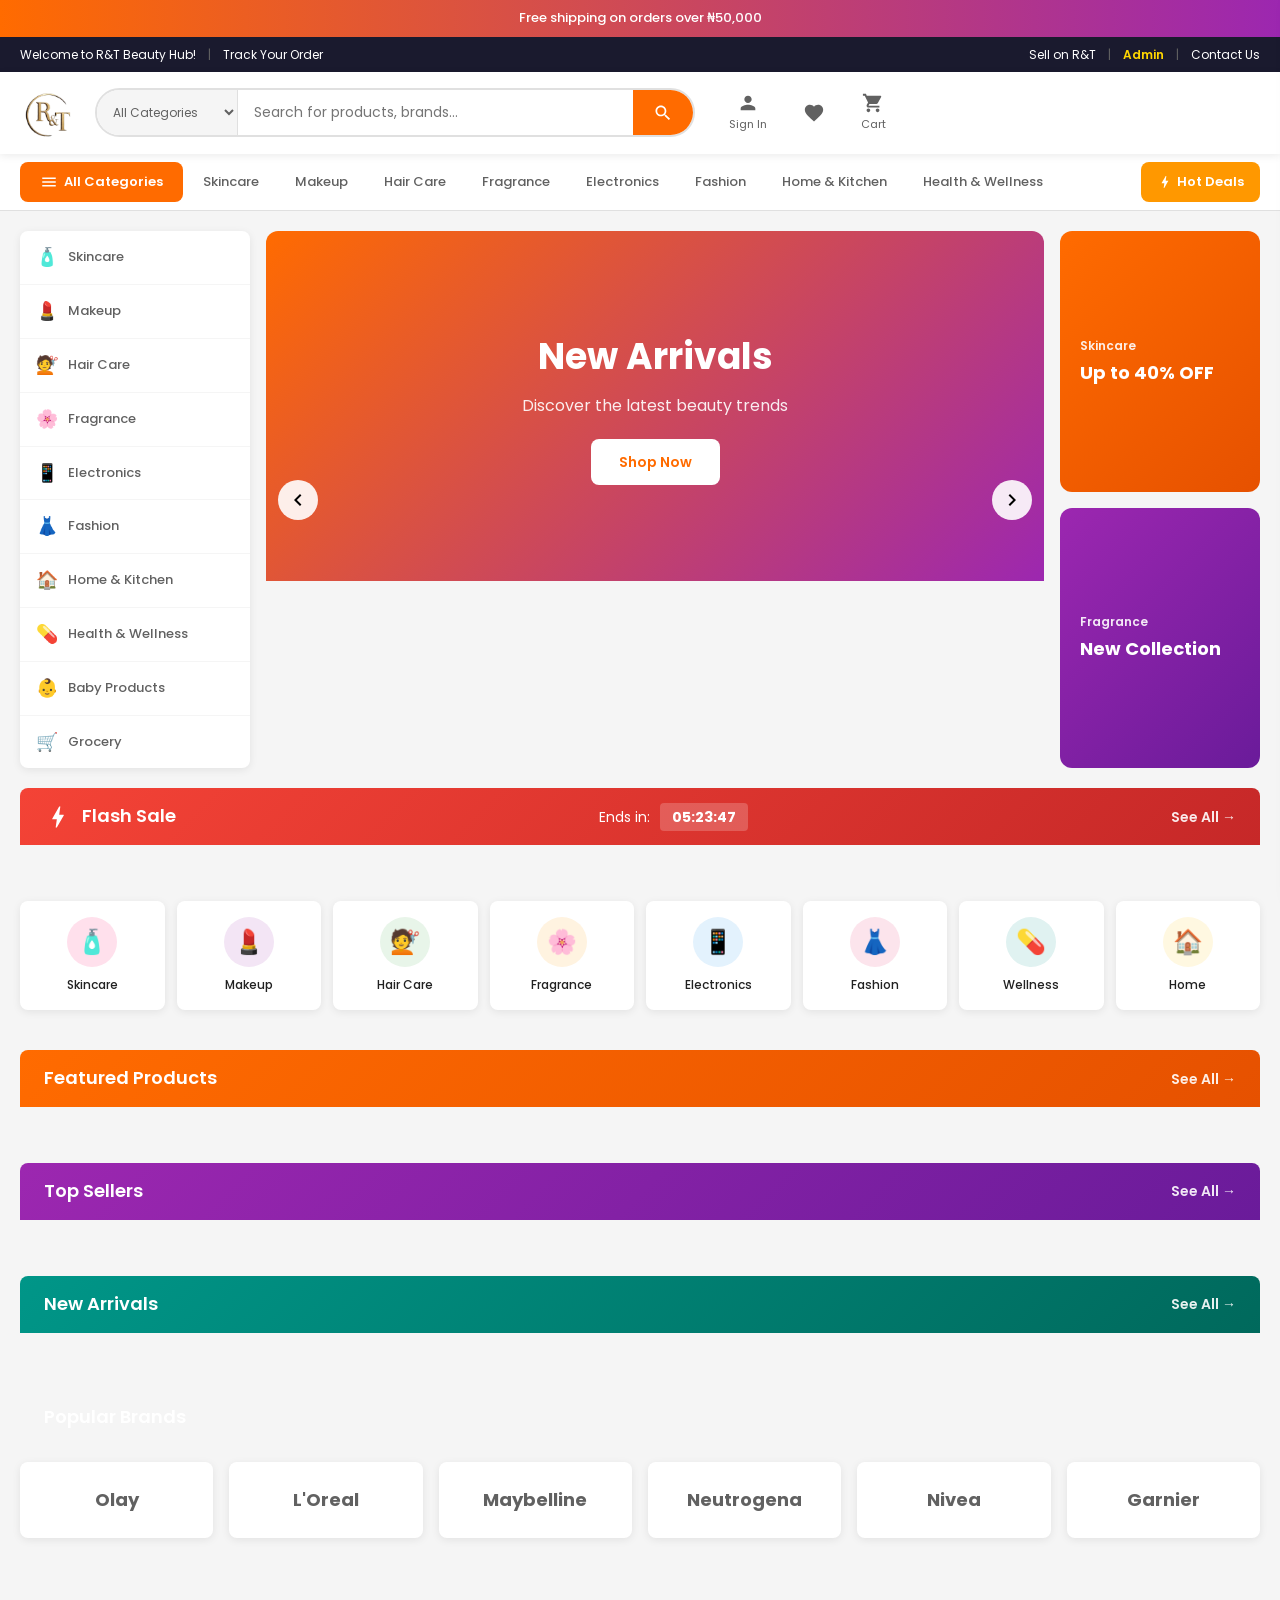
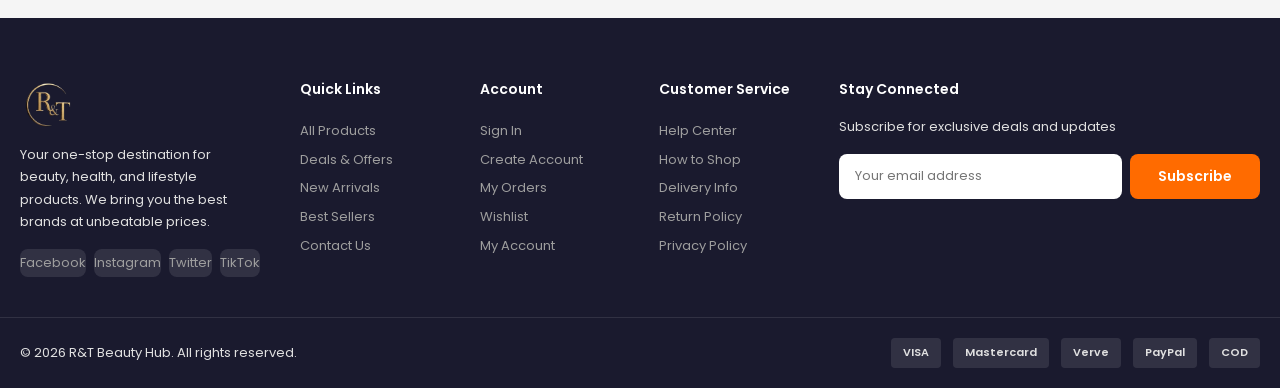
<file: R&B 1/rbbeautyhub/index.html>
<!DOCTYPE html>
<html lang="en">
<head>
<meta charset="utf-8">
<title>R&T Beauty Hub | Online Shopping for Beauty, Health & General Store</title>
<meta name="viewport" content="width=device-width, initial-scale=1.0">
<link href="https://fonts.googleapis.com/css2?family=Poppins:wght@300;400;500;600;700&display=swap" rel="stylesheet">
<link rel="stylesheet" href="css/style.css">
<link rel="stylesheet" href="css/animations.css">
<link rel="icon" type="image/jpeg" href="images/logo.png">
<link rel="apple-touch-icon" href="images/logo.png">
</head>
<body>

<!-- PARTICLE BACKGROUND -->
<div id="particleContainer" class="particle-container"></div>

<!-- ANNOUNCEMENT BAR -->
<div class="announcement-bar" id="announcementBar">
  <div class="container">
    <div class="announcement-inner">
      <span class="announcement-text" id="announcementText">Free shipping on orders over ₦50,000</span>
    </div>
  </div>
</div>

<!-- TOP BAR -->
<div class="topbar">
  <div class="container">
    <div class="topbar-inner">
      <div class="topbar-left">
        <span>Welcome to R&T Beauty Hub!</span>
        <span class="divider">|</span>
        <a href="pages/track-order.html">Track Your Order</a>
      </div>
      <div class="topbar-right">
        <a href="pages/sell.html">Sell on R&T</a>
        <span class="divider">|</span>
        <a href="admin/index.html" style="color:#FFD700; font-weight:600;">Admin</a>
        <span class="divider">|</span>
        <a href="pages/contact.html">Contact Us</a>
      </div>
    </div>
  </div>
</div>

<!-- HEADER -->
<header class="header">
  <div class="container header-inner">
    <a href="index.html" class="logo">
      <img src="images/logo.png" alt="R&T Beauty Hub" class="logo-img">
    </a>

    <div class="search-wrap">
      <form class="search-form" id="searchForm">
        <select class="search-cat" id="searchCat">
          <option value="all">All Categories</option>
          <option value="skincare">Skincare</option>
          <option value="makeup">Makeup</option>
          <option value="haircare">Hair Care</option>
          <option value="fragrance">Fragrance</option>
          <option value="electronics">Electronics</option>
          <option value="fashion">Fashion</option>
          <option value="home">Home & Kitchen</option>
        </select>
        <input type="text" class="search-input" id="searchInput" placeholder="Search for products, brands...">
        <button type="submit" class="search-btn">
          <svg width="20" height="20" viewBox="0 0 24 24" fill="none"><path d="M15.5 14h-.79l-.28-.27C15.41 12.59 16 11.11 16 9.5 16 5.91 13.09 3 9.5 3S3 5.91 3 9.5 5.91 16 9.5 16c1.61 0 3.09-.59 4.23-1.57l.27.28v.79l5 4.99L20.49 19l-4.99-5zm-6 0C7.01 14 5 11.99 5 9.5S7.01 5 9.5 5 14 7.01 14 9.5 11.99 14 9.5 14z" fill="#fff"/></svg>
        </button>
      </form>
    </div>

    <div class="header-actions">
      <div class="header-user" id="headerUser">
        <a href="pages/login.html" class="header-action-link" id="userLink">
          <svg width="22" height="22" viewBox="0 0 24 24"><path d="M12 12c2.21 0 4-1.79 4-4s-1.79-4-4-4-4 1.79-4 4 1.79 4 4 4zm0 2c-2.67 0-8 1.34-8 4v2h16v-2c0-2.66-5.33-4-8-4z" fill="currentColor"/></svg>
          <span id="userText">Sign In</span>
        </a>
        <div class="user-dropdown" id="userDropdown">
          <a href="pages/login.html">Sign In</a>
          <a href="pages/register.html">Create Account</a>
          <a href="pages/account.html">My Account</a>
          <a href="pages/orders.html">My Orders</a>
          <a href="pages/wishlist.html">Wishlist</a>
          <a href="#" id="logoutBtn" style="display:none;">Logout</a>
        </div>
      </div>
      <a href="pages/wishlist.html" class="header-action-link">
        <svg width="22" height="22" viewBox="0 0 24 24"><path d="M12 21.35l-1.45-1.32C5.4 15.36 2 12.28 2 8.5 2 5.42 4.42 3 7.5 3c1.74 0 3.41.81 4.5 2.09C13.09 3.81 14.76 3 16.5 3 19.58 3 22 5.42 22 8.5c0 3.78-3.4 6.86-8.55 11.54L12 21.35z" fill="currentColor"/></svg>
        <span class="badge" id="wishlistCount" style="display:none;">0</span>
      </a>
      <a href="javascript:void(0)" class="header-action-link cart-link" onclick="toggleCart()">
        <svg width="22" height="22" viewBox="0 0 24 24"><path d="M7 18c-1.1 0-1.99.9-1.99 2S5.9 22 7 22s2-.9 2-2-.9-2-2-2zM1 2v2h2l3.6 7.59-1.35 2.45c-.16.28-.25.61-.25.96 0 1.1.9 2 2 2h12v-2H7.42c-.14 0-.25-.11-.25-.25l.03-.12.9-1.63h7.45c.75 0 1.41-.41 1.75-1.03l3.58-6.49c.08-.14.12-.31.12-.48 0-.55-.45-1-1-1H5.21l-.94-2H1zm16 16c-1.1 0-1.99.9-1.99 2s.89 2 1.99 2 2-.9 2-2-.9-2-2-2z" fill="currentColor"/></svg>
        <span>Cart</span>
        <span class="badge" id="cartCount" style="display:none;">0</span>
      </a>
    </div>

    <button class="mobile-menu-btn" id="mobileMenuBtn">
      <svg width="24" height="24" viewBox="0 0 24 24"><path d="M3 18h18v-2H3v2zm0-5h18v-2H3v2zm0-7v2h18V6H3z" fill="currentColor"/></svg>
    </button>
  </div>
</header>

<!-- CATEGORY NAV -->
<nav class="cat-nav">
  <div class="container">
    <div class="cat-nav-inner">
      <button class="cat-toggle" id="catToggle">
        <svg width="18" height="18" viewBox="0 0 24 24"><path d="M3 18h18v-2H3v2zm0-5h18v-2H3v2zm0-7v2h18V6H3z" fill="currentColor"/></svg>
        All Categories
      </button>
      <div class="cat-links" id="catLinks">
        <a href="pages/products.html?cat=skincare">Skincare</a>
        <a href="pages/products.html?cat=makeup">Makeup</a>
        <a href="pages/products.html?cat=haircare">Hair Care</a>
        <a href="pages/products.html?cat=fragrance">Fragrance</a>
        <a href="pages/products.html?cat=electronics">Electronics</a>
        <a href="pages/products.html?cat=fashion">Fashion</a>
        <a href="pages/products.html?cat=home">Home & Kitchen</a>
        <a href="pages/products.html?cat=health">Health & Wellness</a>
      </div>
      <div class="cat-hot-deal">
        <svg width="16" height="16" viewBox="0 0 24 24"><path d="M11 21h-1l1-7H7.5c-.88 0-.33-.75-.31-.78C8.48 10.94 10.42 7.54 13.01 3h1l-1 7h3.51c.4 0 .62.19.4.66C12.97 17.55 11 21 11 21z" fill="currentColor"/></svg>
        Hot Deals
      </div>
    </div>
  </div>
</nav>

<!-- HERO SECTION -->
<main class="main-content">
  <div class="container">
    <div class="hero-grid">
      <!-- Sidebar Categories -->
      <div class="hero-sidebar" id="heroSidebar">
        <nav class="sidebar-cats">
          <a href="pages/products.html?cat=skincare" class="sidebar-cat">
            <span class="cat-icon">🧴</span> Skincare
          </a>
          <a href="pages/products.html?cat=makeup" class="sidebar-cat">
            <span class="cat-icon">💄</span> Makeup
          </a>
          <a href="pages/products.html?cat=haircare" class="sidebar-cat">
            <span class="cat-icon">💇</span> Hair Care
          </a>
          <a href="pages/products.html?cat=fragrance" class="sidebar-cat">
            <span class="cat-icon">🌸</span> Fragrance
          </a>
          <a href="pages/products.html?cat=electronics" class="sidebar-cat">
            <span class="cat-icon">📱</span> Electronics
          </a>
          <a href="pages/products.html?cat=fashion" class="sidebar-cat">
            <span class="cat-icon">👗</span> Fashion
          </a>
          <a href="pages/products.html?cat=home" class="sidebar-cat">
            <span class="cat-icon">🏠</span> Home & Kitchen
          </a>
          <a href="pages/products.html?cat=health" class="sidebar-cat">
            <span class="cat-icon">💊</span> Health & Wellness
          </a>
          <a href="pages/products.html?cat=baby" class="sidebar-cat">
            <span class="cat-icon">👶</span> Baby Products
          </a>
          <a href="pages/products.html?cat=grocery" class="sidebar-cat">
            <span class="cat-icon">🛒</span> Grocery
          </a>
        </nav>
      </div>

      <!-- Hero Slider -->
      <div class="hero-slider-wrap">
        <div class="hero-slider" id="heroSlider">
          <div class="slide active" style="background: linear-gradient(135deg, #FF6B00, #9C27B0);">
            <div class="slide-content">
              <h2>New Arrivals</h2>
              <p>Discover the latest beauty trends</p>
              <a href="pages/products.html?cat=new" class="btn btn-white">Shop Now</a>
            </div>
          </div>
          <div class="slide" style="background: linear-gradient(135deg, #FF9800, #F44336);">
            <div class="slide-content">
              <h2>Up to 50% OFF</h2>
              <p>Summer Beauty Sale</p>
              <a href="pages/products.html?sale=true" class="btn btn-white">Shop Now</a>
            </div>
          </div>
          <div class="slide" style="background: linear-gradient(135deg, #4CAF50, #00BCD4);">
            <div class="slide-content">
              <h2>Wellness Week</h2>
              <p>Health & beauty essentials</p>
              <a href="pages/products.html?cat=health" class="btn btn-white">Shop Now</a>
            </div>
          </div>
        </div>
        <button class="slider-arrow slider-prev" id="heroPrev">
          <svg width="24" height="24" viewBox="0 0 24 24"><path d="M15.41 7.41L14 6l-6 6 6 6 1.41-1.41L10.83 12z" fill="currentColor"/></svg>
        </button>
        <button class="slider-arrow slider-next" id="heroNext">
          <svg width="24" height="24" viewBox="0 0 24 24"><path d="M10 6L8.59 7.41 13.17 12l-4.58 4.59L10 18l6-6z" fill="currentColor"/></svg>
        </button>
        <div class="slider-dots" id="heroDots"></div>
      </div>

      <!-- Promo Cards -->
      <div class="hero-promos">
        <a href="pages/products.html?cat=skincare" class="promo-card promo-pink">
          <span class="promo-label">Skincare</span>
          <span class="promo-text">Up to 40% OFF</span>
        </a>
        <a href="pages/products.html?cat=fragrance" class="promo-card promo-purple">
          <span class="promo-label">Fragrance</span>
          <span class="promo-text">New Collection</span>
        </a>
      </div>
    </div>
  </div>

  <!-- FLASH SALE -->
  <section class="section flash-sale">
    <div class="container">
      <div class="section-header section-header-red">
        <div class="section-title">
          <svg width="28" height="28" viewBox="0 0 24 24"><path d="M11 21h-1l1-7H7.5c-.88 0-.33-.75-.31-.78C8.48 10.94 10.42 7.54 13.01 3h1l-1 7h3.51c.4 0 .62.19.4.66C12.97 17.55 11 21 11 21z" fill="#fff"/></svg>
          <h2>Flash Sale</h2>
        </div>
        <div class="countdown">
          Ends in: <span id="flashTimer">05:23:47</span>
        </div>
        <a href="pages/products.html?flash=true" class="see-all">See All →</a>
      </div>
      <div class="product-grid" id="flashSaleGrid"></div>
    </div>
  </section>

  <!-- CATEGORIES STRIP -->
  <section class="section categories-strip">
    <div class="container">
      <div class="cat-strip-grid">
        <a href="pages/products.html?cat=skincare" class="cat-strip-item">
          <div class="cat-strip-icon" style="background:#FFE0EC;">🧴</div>
          <span>Skincare</span>
        </a>
        <a href="pages/products.html?cat=makeup" class="cat-strip-item">
          <div class="cat-strip-icon" style="background:#F3E5F5;">💄</div>
          <span>Makeup</span>
        </a>
        <a href="pages/products.html?cat=haircare" class="cat-strip-item">
          <div class="cat-strip-icon" style="background:#E8F5E9;">💇</div>
          <span>Hair Care</span>
        </a>
        <a href="pages/products.html?cat=fragrance" class="cat-strip-item">
          <div class="cat-strip-icon" style="background:#FFF3E0;">🌸</div>
          <span>Fragrance</span>
        </a>
        <a href="pages/products.html?cat=electronics" class="cat-strip-item">
          <div class="cat-strip-icon" style="background:#E3F2FD;">📱</div>
          <span>Electronics</span>
        </a>
        <a href="pages/products.html?cat=fashion" class="cat-strip-item">
          <div class="cat-strip-icon" style="background:#FCE4EC;">👗</div>
          <span>Fashion</span>
        </a>
        <a href="pages/products.html?cat=health" class="cat-strip-item">
          <div class="cat-strip-icon" style="background:#E0F2F1;">💊</div>
          <span>Wellness</span>
        </a>
        <a href="pages/products.html?cat=home" class="cat-strip-item">
          <div class="cat-strip-icon" style="background:#FFF8E1;">🏠</div>
          <span>Home</span>
        </a>
      </div>
    </div>
  </section>

  <!-- FEATURED PRODUCTS -->
  <section class="section">
    <div class="container">
      <div class="section-header section-header-pink">
        <h2>Featured Products</h2>
        <a href="pages/products.html" class="see-all">See All →</a>
      </div>
      <div class="product-grid" id="featuredGrid"></div>
    </div>
  </section>

  <!-- TOP SELLERS -->
  <section class="section">
    <div class="container">
      <div class="section-header section-header-purple">
        <h2>Top Sellers</h2>
        <a href="pages/products.html?sort=popular" class="see-all">See All →</a>
      </div>
      <div class="product-grid" id="topSellersGrid"></div>
    </div>
  </section>

  <!-- NEW ARRIVALS -->
  <section class="section">
    <div class="container">
      <div class="section-header section-header-teal">
        <h2>New Arrivals</h2>
        <a href="pages/products.html?sort=newest" class="see-all">See All →</a>
      </div>
      <div class="product-grid" id="newArrivalsGrid"></div>
    </div>
  </section>

  <!-- BRANDS -->
  <section class="section brands-section">
    <div class="container">
      <div class="section-header">
        <h2>Popular Brands</h2>
      </div>
      <div class="brands-grid">
        <a href="pages/products.html?brand=olay" class="brand-card">Olay</a>
        <a href="pages/products.html?brand=loreal" class="brand-card">L'Oreal</a>
        <a href="pages/products.html?brand=maybelline" class="brand-card">Maybelline</a>
        <a href="pages/products.html?brand=neutrogena" class="brand-card">Neutrogena</a>
        <a href="pages/products.html?brand=nivea" class="brand-card">Nivea</a>
        <a href="pages/products.html?brand=garnier" class="brand-card">Garnier</a>
      </div>
    </div>
  </section>
</main>

<!-- FOOTER -->
<footer class="footer">
  <div class="footer-top">
    <div class="container">
      <div class="footer-grid">
        <div class="footer-col footer-about">
          <div class="footer-logo">
            <img src="images/logo.png" alt="R&T Beauty Hub" class="logo-img">
          </div>
          <p>Your one-stop destination for beauty, health, and lifestyle products. We bring you the best brands at unbeatable prices.</p>
          <div class="footer-social" id="footerSocial">
            <a href="#" class="social-link" id="socialFacebook">Facebook</a>
            <a href="#" class="social-link" id="socialInstagram">Instagram</a>
            <a href="#" class="social-link" id="socialTwitter">Twitter</a>
            <a href="#" class="social-link" id="socialTiktok">TikTok</a>
          </div>
        </div>
        <div class="footer-col">
          <h4>Quick Links</h4>
          <a href="pages/products.html">All Products</a>
          <a href="pages/products.html?sale=true">Deals & Offers</a>
          <a href="pages/products.html?cat=new">New Arrivals</a>
          <a href="pages/products.html?sort=popular">Best Sellers</a>
          <a href="pages/contact.html">Contact Us</a>
        </div>
        <div class="footer-col">
          <h4>Account</h4>
          <a href="pages/login.html">Sign In</a>
          <a href="pages/register.html">Create Account</a>
          <a href="pages/orders.html">My Orders</a>
          <a href="pages/wishlist.html">Wishlist</a>
          <a href="pages/account.html">My Account</a>
        </div>
        <div class="footer-col">
          <h4>Customer Service</h4>
          <a href="#">Help Center</a>
          <a href="#">How to Shop</a>
          <a href="#">Delivery Info</a>
          <a href="#">Return Policy</a>
          <a href="#">Privacy Policy</a>
        </div>
        <div class="footer-col footer-newsletter">
          <h4>Stay Connected</h4>
          <p>Subscribe for exclusive deals and updates</p>
          <form class="newsletter-form" id="newsletterForm">
            <input type="email" placeholder="Your email address" required>
            <button type="submit" class="btn btn-primary">Subscribe</button>
          </form>
        </div>
      </div>
    </div>
  </div>
  <div class="footer-bottom">
    <div class="container">
      <div class="footer-bottom-inner">
        <p>&copy; 2026 R&T Beauty Hub. All rights reserved.</p>
        <div class="payment-methods">
          <span class="pay-icon">VISA</span>
          <span class="pay-icon">Mastercard</span>
          <span class="pay-icon">Verve</span>
          <span class="pay-icon">PayPal</span>
          <span class="pay-icon">COD</span>
        </div>
      </div>
    </div>
  </div>
</footer>

<!-- BACK TO TOP -->
<button class="back-to-top" id="backToTop">
  <svg width="24" height="24" viewBox="0 0 24 24"><path d="M7.41 15.41L12 10.83l4.59 4.58L18 14l-6-6-6 6z" fill="currentColor"/></svg>
</button>

<!-- TOAST NOTIFICATION -->
<div class="toast" id="toast"></div>

<!-- CART SIDEBAR OVERLAY -->
<div class="cart-overlay" id="cartOverlay" onclick="toggleCart()"></div>

<!-- CART SIDEBAR -->
<div class="cart-sidebar" id="cartSidebar">
  <div class="cart-sidebar-header">
    <h3>🛒 Your Cart</h3>
    <button class="cart-close-btn" onclick="toggleCart()">✕</button>
  </div>
  <div class="cart-sidebar-items" id="cartSidebarItems">
    <div class="empty-cart">
      <p style="font-size:40px; margin-bottom:8px;">🛒</p>
      <p>Your cart is empty</p>
    </div>
  </div>
  <div class="cart-sidebar-footer" id="cartSidebarFooter" style="display:none;">
    <div class="cart-sidebar-total">
      <span>Total:</span>
      <span id="cartSidebarTotal">₦0</span>
    </div>
    <button class="btn btn-primary btn-full" onclick="openCheckout()">Proceed to Checkout</button>
  </div>
</div>

<!-- MINI CART POPUP -->
<div class="mini-cart-popup" id="miniCartPopup" onclick="toggleCart()" style="display:none;">
  <span class="mini-cart-icon">🛒</span>
  <span class="mini-cart-count" id="miniCartCount">0</span>
</div>

<!-- CHECKOUT MODAL - STEP 1: CUSTOMER INFO -->
<div class="checkout-modal-overlay" id="checkoutOverlay" style="display:none;">
  <div class="checkout-modal">
    <button class="checkout-close" onclick="closeCheckout()">✕</button>
    <div id="checkoutStep1">
      <h2>Customer Information</h2>
      <p style="color:#666; font-size:13px; margin-bottom:20px;">Fill in your details to continue</p>
      <form id="checkoutForm">
        <div class="form-group">
          <label>Full Name *</label>
          <input type="text" id="coName" required placeholder="Enter your full name">
        </div>
        <div class="form-group">
          <label>Phone Number *</label>
          <input type="tel" id="coPhone" required placeholder="e.g. 08012345678">
        </div>
        <div class="form-group">
          <label>Email Address (optional)</label>
          <input type="email" id="coEmail" placeholder="you@example.com">
        </div>
        <div class="form-group">
          <label>Delivery Address *</label>
          <input type="text" id="coAddress" required placeholder="Street address, city, state">
        </div>
        <div class="form-group">
          <label>Special Instructions (optional)</label>
          <input type="text" id="coNote" placeholder="Any notes for your order...">
        </div>
        <div class="checkout-summary-box" id="checkoutSummary"></div>
        <button type="submit" class="btn btn-primary btn-full" style="margin-top:16px;">Continue to Payment →</button>
      </form>
    </div>

    <!-- STEP 2: BANK TRANSFER -->
    <div id="checkoutStep2" style="display:none;">
      <h2>Bank Transfer Payment</h2>
      <p style="color:#666; font-size:13px; margin-bottom:20px;">Transfer the exact amount to the account below</p>
      <div class="bank-transfer-box">
        <div class="bank-detail-item">
          <span class="bank-label">Bank Name</span>
          <span class="bank-value" id="coBankName">-</span>
        </div>
        <div class="bank-detail-item">
          <span class="bank-label">Account Name</span>
          <span class="bank-value" id="coAccountName">-</span>
        </div>
        <div class="bank-detail-item">
          <span class="bank-label">Account Number</span>
          <div style="display:flex; align-items:center; gap:8px;">
            <span class="bank-value" id="coAccountNumber" style="font-size:18px; font-weight:700; letter-spacing:1px;">-</span>
            <button type="button" class="btn btn-outline btn-sm" onclick="copyAccountNumber()" id="copyBtn">Copy</button>
          </div>
        </div>
        <div class="bank-total-box">
          <span>Amount to Transfer:</span>
          <span id="coBankTotal">₦0</span>
        </div>
      </div>
      <div class="checkout-summary-box" id="bankTransferSummary" style="margin-top:16px;"></div>
      <div style="background:#f8f9fa; padding:12px 16px; border-radius:8px; margin-top:16px; display:flex; gap:10px; align-items:flex-start;">
        <input type="checkbox" id="confirmTransfer" onchange="toggleConfirmBtn()" style="width:20px; height:20px; margin-top:2px; cursor:pointer;">
        <label for="confirmTransfer" style="font-size:14px; font-weight:500; cursor:pointer;">I confirm that I have made the bank transfer for this order.</label>
      </div>
      <button class="btn btn-primary btn-full" id="confirmOrderBtn" disabled onclick="confirmOrder()" style="margin-top:16px;">Confirm Order ✓</button>
    </div>

    <!-- STEP 3: ORDER SUCCESS -->
    <div id="checkoutStep3" style="display:none;">
      <div style="text-align:center; padding:20px 0;">
        <div style="font-size:60px; margin-bottom:12px;">✅</div>
        <h2>Order Placed Successfully!</h2>
        <p style="color:#666; font-size:13px;">Your Order ID is:</p>
        <div class="order-id-box" id="successOrderId"></div>
        <p style="color:#666; font-size:13px;">Redirecting you to WhatsApp...</p>
        <div class="countdown-bar" style="margin:12px 0;"><div class="countdown-fill" id="countdownFill"></div></div>
        <p style="font-size:12px; color:#999;">Auto-redirect in <span id="countdownNum">8</span> seconds</p>
        <button class="btn btn-primary btn-full" id="whatsappBtn" style="margin-top:16px;">Continue to WhatsApp Now</button>
        <button class="btn btn-outline btn-full" onclick="closeCheckout()" style="margin-top:8px;">Close</button>
      </div>
    </div>
  </div>
</div>

<script src="js/data.js"></script>
<script src="js/app.js"></script>
<script src="js/animations.js"></script>
</body>
</html>
</file>
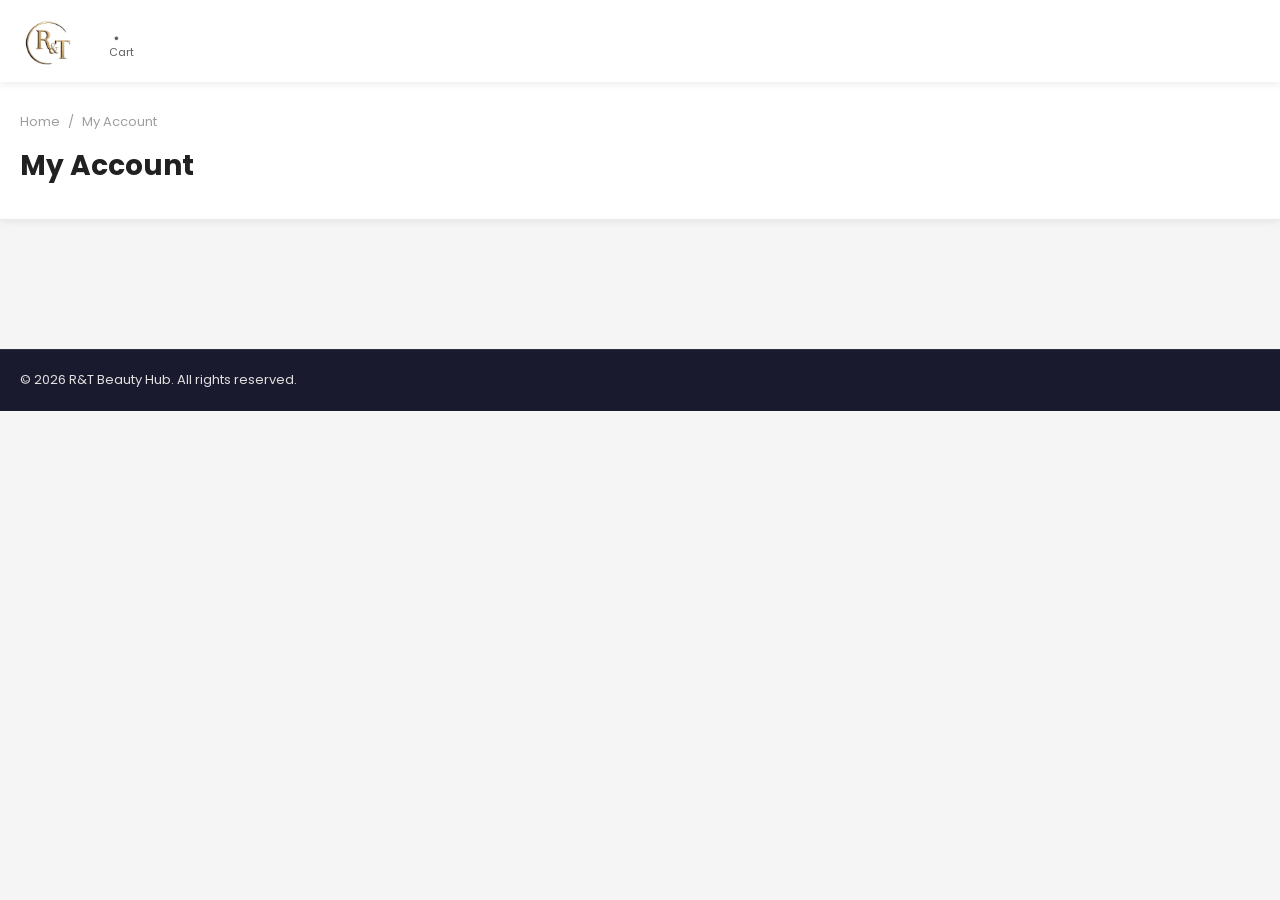
<file: R&B 1/rbbeautyhub/pages/account.html>
<!DOCTYPE html>
<html lang="en">
<head>
<meta charset="utf-8">
<title>My Account | R&T Beauty Hub</title>
<meta name="viewport" content="width=device-width, initial-scale=1.0">
<link href="https://fonts.googleapis.com/css2?family=Poppins:wght@300;400;500;600;700&display=swap" rel="stylesheet">
<link rel="stylesheet" href="../css/style.css">
<link rel="stylesheet" href="../css/animations.css">
<link rel="icon" type="image/jpeg" href="../images/logo.png">
</head>
<body>

<header class="header">
  <div class="container header-inner">
    <a href="../index.html" class="logo">
      <img src="../images/logo.png" alt="R&T Beauty Hub" class="logo-img">
    </a>
    <div class="header-actions">
      <a href="cart.html" class="header-action-link cart-link">
        <svg width="22" height="22" viewBox="0 0 24 24"><path d="M7 18c-1.1 0-1.99.9-1.99 2S5.9 22 7 22s2-.9 2-2-.9-2-2-2z" fill="currentColor"/></svg>
        <span>Cart</span>
        <span class="badge" id="cartCount" style="display:none;">0</span>
      </a>
    </div>
  </div>
</header>

<div class="page-header">
  <div class="container">
    <div class="breadcrumb"><a href="../index.html">Home</a> <span>/</span> <span>My Account</span></div>
    <h1 class="page-title">My Account</h1>
  </div>
</div>

<div class="container" style="padding:30px 0;">
  <div id="accountContent"></div>
</div>

<footer class="footer">
  <div class="footer-bottom">
    <div class="container"><div class="footer-bottom-inner"><p>&copy; 2026 R&T Beauty Hub. All rights reserved.</p></div></div>
  </div>
</footer>

<div class="toast" id="toast"></div>

<script src="../js/data.js"></script>
<script src="../js/app.js"></script>
<script src="../js/animations.js"></script>
<script>
function renderAccount() {
  const container = document.getElementById('accountContent');
  if (!currentUser) {
    container.innerHTML = '<div class="empty-state"><h3>Please sign in</h3><a href="login.html" class="btn btn-primary">Sign In</a></div>';
    return;
  }

  container.innerHTML = `
    <div class="checkout-grid">
      <div>
        <div class="checkout-section">
          <h3>Personal Information</h3>
          <form id="profileForm">
            <div class="form-group">
              <label>Full Name</label>
              <input type="text" id="profName" value="${currentUser.name}">
            </div>
            <div class="form-group">
              <label>Email</label>
              <input type="email" id="profEmail" value="${currentUser.email}">
            </div>
            <div class="form-group">
              <label>Phone</label>
              <input type="tel" id="profPhone" value="${currentUser.phone || ''}">
            </div>
            <button type="submit" class="btn btn-primary">Save Changes</button>
          </form>
        </div>

        <div class="checkout-section">
          <h3>Change Password</h3>
          <form id="passForm">
            <div class="form-group">
              <label>Current Password</label>
              <input type="password" id="passCurrent" required>
            </div>
            <div class="form-group">
              <label>New Password</label>
              <input type="password" id="passNew" required minlength="6">
            </div>
            <button type="submit" class="btn btn-primary">Update Password</button>
          </form>
        </div>
      </div>

      <div>
        <div class="checkout-section">
          <h3>Quick Links</h3>
          <div style="display:flex; flex-direction:column; gap:8px;">
            <a href="orders.html" class="btn btn-outline btn-full">My Orders</a>
            <a href="wishlist.html" class="btn btn-outline btn-full">My Wishlist</a>
            <a href="cart.html" class="btn btn-outline btn-full">Shopping Cart</a>
            <a href="../admin/index.html" class="btn btn-outline btn-full" style="display:${currentUser.email === 'admin@rbbeautyhub.com' ? 'block' : 'none'};">Admin Dashboard</a>
            <button class="btn btn-danger btn-full" onclick="logoutUser()">Logout</button>
          </div>
        </div>
      </div>
    </div>
  `;

  document.getElementById('profileForm').addEventListener('submit', (e) => {
    e.preventDefault();
    currentUser.name = document.getElementById('profName').value;
    currentUser.email = document.getElementById('profEmail').value;
    currentUser.phone = document.getElementById('profPhone').value;
    localStorage.setItem('rb_user', JSON.stringify(currentUser));
    showToast('Profile updated!');
  });
}

renderAccount();
</script>
</body>
</html>
</file>
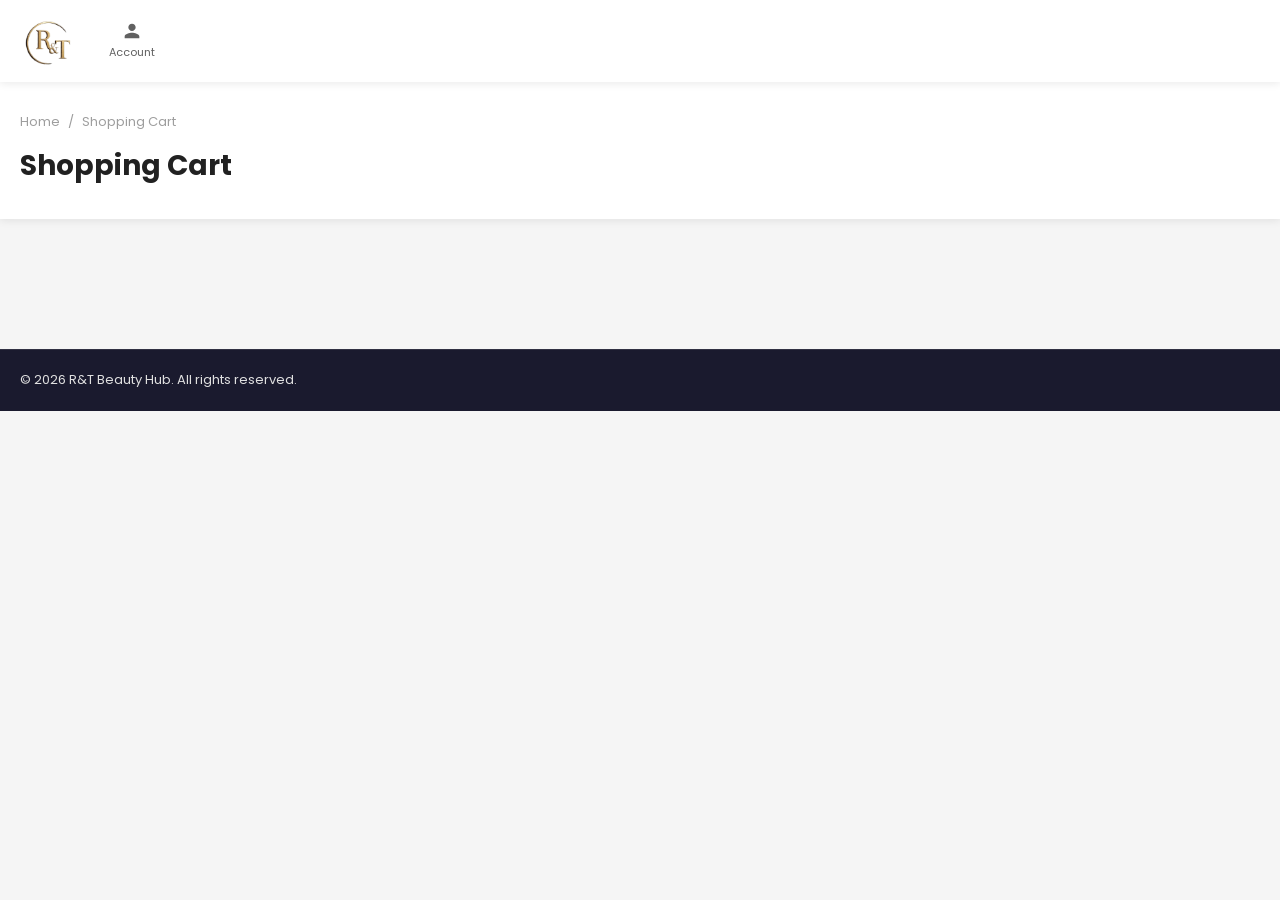
<file: R&B 1/rbbeautyhub/pages/cart.html>
<!DOCTYPE html>
<html lang="en">
<head>
<meta charset="utf-8">
<title>Shopping Cart | R&T Beauty Hub</title>
<meta name="viewport" content="width=device-width, initial-scale=1.0">
<link href="https://fonts.googleapis.com/css2?family=Poppins:wght@300;400;500;600;700&display=swap" rel="stylesheet">
<link rel="stylesheet" href="../css/style.css">
<link rel="stylesheet" href="../css/animations.css">
<link rel="icon" type="image/jpeg" href="../images/logo.png">
</head>
<body>

<header class="header">
  <div class="container header-inner">
    <a href="../index.html" class="logo">
      <img src="../images/logo.png" alt="R&T Beauty Hub" class="logo-img">
    </a>
    <div class="header-actions">
      <a href="login.html" class="header-action-link">
        <svg width="22" height="22" viewBox="0 0 24 24"><path d="M12 12c2.21 0 4-1.79 4-4s-1.79-4-4-4-4 1.79-4 4 1.79 4 4 4zm0 2c-2.67 0-8 1.34-8 4v2h16v-2c0-2.66-5.33-4-8-4z" fill="currentColor"/></svg>
        <span>Account</span>
      </a>
    </div>
  </div>
</header>

<div class="page-header">
  <div class="container">
    <div class="breadcrumb"><a href="../index.html">Home</a> <span>/</span> <span>Shopping Cart</span></div>
    <h1 class="page-title">Shopping Cart</h1>
  </div>
</div>

<div class="container cart-page">
  <div id="cartContent"></div>
</div>

<footer class="footer">
  <div class="footer-bottom">
    <div class="container">
      <div class="footer-bottom-inner">
        <p>&copy; 2026 R&T Beauty Hub. All rights reserved.</p>
      </div>
    </div>
  </div>
</footer>

<div class="toast" id="toast"></div>

<script src="../js/data.js"></script>
<script src="../js/app.js"></script>
<script src="../js/animations.js"></script>
<script>
function renderCart() {
  const container = document.getElementById('cartContent');

  if (cart.length === 0) {
    container.innerHTML = `
      <div class="empty-state">
        <div class="empty-state-icon">🛒</div>
        <h3>Your cart is empty</h3>
        <p>Looks like you haven't added anything to your cart yet.</p>
        <a href="products.html" class="btn btn-primary">Start Shopping</a>
      </div>
    `;
    return;
  }

  const itemsHtml = cart.map(item => {
    const product = getProductById(item.id);
    if (!product) return '';
    return `
      <div class="cart-item" data-id="${item.id}">
        <div class="cart-item-img">
          <a href="product.html?id=${item.id}"><img src="${product.image}" alt="${product.name}"></a>
        </div>
        <div class="cart-item-info">
          <h3><a href="product.html?id=${item.id}">${product.name}</a></h3>
          <div class="item-price">${formatPrice(product.price)}</div>
          <div class="qty-control">
            <button class="qty-btn" onclick="updateQty(${item.id}, ${item.qty - 1})">−</button>
            <span class="qty-value">${item.qty}</span>
            <button class="qty-btn" onclick="updateQty(${item.id}, ${item.qty + 1})">+</button>
          </div>
          <button class="cart-item-remove" onclick="removeItem(${item.id})">Remove</button>
        </div>
        <div style="text-align:right;">
          <strong>${formatPrice(product.price * item.qty)}</strong>
        </div>
      </div>
    `;
  }).join('');

  const subtotal = getCartTotal();
  const storeSettings = JSON.parse(localStorage.getItem('rb_store_settings')) || {};
  const shipping = parseInt(storeSettings.shipping) || 1500;
  const total = subtotal + shipping;

  container.innerHTML = `
    <div class="cart-grid">
      <div class="cart-items">${itemsHtml}</div>
      <div class="cart-summary">
        <h3>Order Summary</h3>
        <div class="summary-row"><span>Subtotal (${getCartItemCount()} items)</span><span>${formatPrice(subtotal)}</span></div>
        <div class="summary-row"><span>Shipping</span><span>${formatPrice(shipping)}</span></div>
        <div class="summary-row total"><span>Total</span><span class="amount">${formatPrice(total)}</span></div>
        <a href="checkout.html" class="btn btn-primary btn-full" style="margin-top:16px;">Proceed to Checkout</a>
        <a href="products.html" class="btn btn-outline btn-full" style="margin-top:8px;">Continue Shopping</a>
      </div>
    </div>
  `;
}

function updateQty(id, qty) {
  updateCartQty(id, qty);
  renderCart();
}

function removeItem(id) {
  removeFromCart(id);
  renderCart();
}

renderCart();
</script>
</body>
</html>
</file>
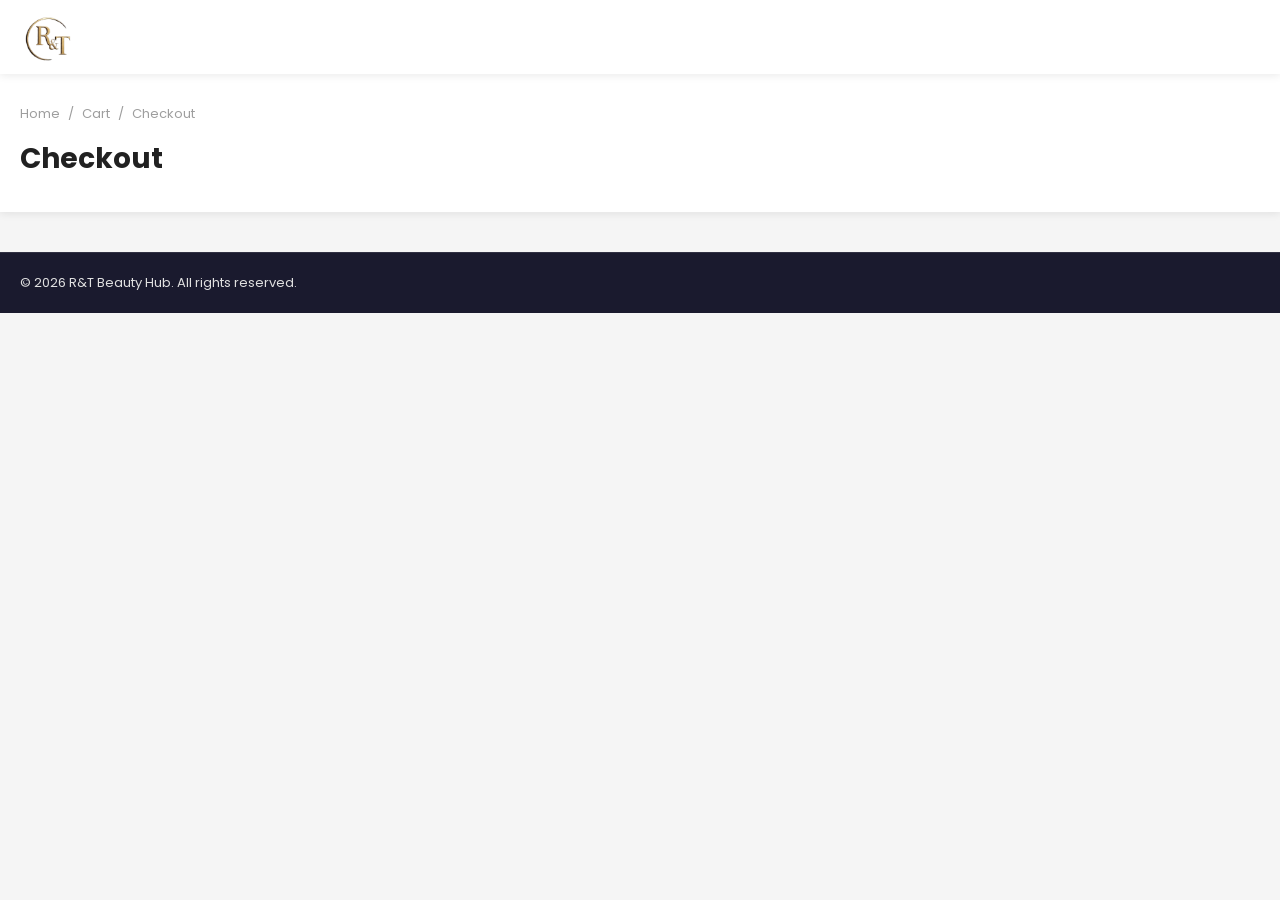
<file: R&B 1/rbbeautyhub/pages/checkout.html>
<!DOCTYPE html>
<html lang="en">
<head>
<meta charset="utf-8">
<title>Checkout | R&T Beauty Hub</title>
<meta name="viewport" content="width=device-width, initial-scale=1.0">
<link href="https://fonts.googleapis.com/css2?family=Poppins:wght@300;400;500;600;700&display=swap" rel="stylesheet">
<link rel="stylesheet" href="../css/style.css">
<link rel="stylesheet" href="../css/animations.css">
<link rel="icon" type="image/jpeg" href="../images/logo.png">
</head>
<body>

<header class="header">
  <div class="container header-inner">
    <a href="../index.html" class="logo">
      <img src="../images/logo.png" alt="R&T Beauty Hub" class="logo-img">
    </a>
  </div>
</header>

<div class="page-header">
  <div class="container">
    <div class="breadcrumb"><a href="../index.html">Home</a> <span>/</span> <a href="cart.html">Cart</a> <span>/</span> <span>Checkout</span></div>
    <h1 class="page-title">Checkout</h1>
  </div>
</div>

<div class="container" id="checkoutContent"></div>

<footer class="footer">
  <div class="footer-bottom">
    <div class="container">
      <div class="footer-bottom-inner">
        <p>&copy; 2026 R&T Beauty Hub. All rights reserved.</p>
      </div>
    </div>
  </div>
</footer>

<div class="toast" id="toast"></div>

<script src="../js/data.js"></script>
<script src="../js/app.js"></script>
<script src="../js/animations.js"></script>
<script>
function renderCheckout() {
  const container = document.getElementById('checkoutContent');

  if (cart.length === 0) {
    container.innerHTML = `<div class="empty-state"><div class="empty-state-icon">🛒</div><h3>Your cart is empty</h3><a href="products.html" class="btn btn-primary">Start Shopping</a></div>`;
    return;
  }

  const storeSettings = JSON.parse(localStorage.getItem('rb_store_settings')) || {};
  const subtotal = getCartTotal();
  const shipping = parseInt(storeSettings.shipping) || 1500;
  const total = subtotal + shipping;
  const userName = currentUser ? currentUser.name : '';
  const userEmail = currentUser ? currentUser.email : '';

  container.innerHTML = `
    <div class="checkout-grid">
      <div>
        <div class="checkout-section">
          <h3>1. Contact Information</h3>
          <div class="form-group">
            <label>Email Address</label>
            <input type="email" id="checkEmail" value="${userEmail}" required placeholder="you@example.com">
          </div>
          <div class="form-group">
            <label>Phone Number</label>
            <input type="tel" id="checkPhone" required placeholder="08012345678">
          </div>
        </div>

        <div class="checkout-section">
          <h3>2. Shipping Address</h3>
          <div class="form-group">
            <label>Full Name</label>
            <input type="text" id="checkName" value="${userName}" required placeholder="John Doe">
          </div>
          <div class="form-group">
            <label>Address</label>
            <input type="text" id="checkAddress" required placeholder="Street address">
          </div>
          <div class="form-row">
            <div class="form-group">
              <label>City</label>
              <input type="text" id="checkCity" required placeholder="Lagos">
            </div>
            <div class="form-group">
              <label>State</label>
              <select id="checkState" required>
                <option value="">Select State</option>
                <option>Lagos</option><option>Abuja</option><option>Rivers</option>
                <option>Oyo</option><option>Kano</option><option>Ogun</option>
              </select>
            </div>
          </div>
          <div class="form-group">
            <label>Zip Code</label>
            <input type="text" id="checkZip" required placeholder="100001">
          </div>
        </div>

        <div class="checkout-section">
          <h3>3. Payment Method</h3>
          <div class="payment-options">
            <label class="payment-option selected">
              <input type="radio" name="payment" value="card" checked>
              <span>Credit/Debit Card</span>
            </label>
            <label class="payment-option">
              <input type="radio" name="payment" value="bank">
              <span>Bank Transfer</span>
            </label>
            <label class="payment-option">
              <input type="radio" name="payment" value="cod">
              <span>Cash on Delivery</span>
            </label>
          </div>

          <div id="cardFields" style="margin-top:16px;">
            <div class="form-group">
              <label>Card Number</label>
              <input type="text" placeholder="1234 5678 9012 3456" maxlength="19">
            </div>
            <div class="form-row">
              <div class="form-group">
                <label>Expiry Date</label>
                <input type="text" placeholder="MM/YY" maxlength="5">
              </div>
              <div class="form-group">
                <label>CVV</label>
                <input type="text" placeholder="123" maxlength="4">
              </div>
            </div>
          </div>
        </div>
      </div>

      <div>
        <div class="cart-summary">
          <h3>Order Summary</h3>
          ${cart.map(item => {
            const p = getProductById(item.id);
            return p ? `
              <div style="display:flex; gap:12px; margin-bottom:12px; padding-bottom:12px; border-bottom:1px solid #eee;">
                <img src="${p.image}" style="width:50px; height:50px; border-radius:4px; object-fit:cover;">
                <div style="flex:1; font-size:13px;">
                  <div style="margin-bottom:4px;">${p.name}</div>
                  <div>Qty: ${item.qty}</div>
                </div>
                <strong style="font-size:13px;">${formatPrice(p.price * item.qty)}</strong>
              </div>
            ` : '';
          }).join('')}
          <div class="summary-row"><span>Subtotal</span><span>${formatPrice(subtotal)}</span></div>
          <div class="summary-row"><span>Shipping</span><span>${formatPrice(shipping)}</span></div>
          <div class="summary-row total"><span>Total</span><span class="amount">${formatPrice(total)}</span></div>
          <button class="btn btn-primary btn-full" style="margin-top:16px;" onclick="placeOrder()">Place Order</button>
        </div>
      </div>
    </div>
  `;

  // Payment method toggle
  document.querySelectorAll('.payment-option').forEach(opt => {
    opt.addEventListener('click', () => {
      document.querySelectorAll('.payment-option').forEach(o => o.classList.remove('selected'));
      opt.classList.add('selected');
      document.getElementById('cardFields').style.display = opt.querySelector('input').value === 'card' ? 'block' : 'none';
    });
  });
}

function placeOrder() {
  const name = document.getElementById('checkName').value;
  const email = document.getElementById('checkEmail').value;
  const phone = document.getElementById('checkPhone').value;
  const address = document.getElementById('checkAddress').value;
  const city = document.getElementById('checkCity').value;
  const state = document.getElementById('checkState').value;
  const payment = document.querySelector('input[name="payment"]:checked').value;

  if (!name || !email || !phone || !address || !city || !state) {
    showToast('Please fill all required fields', 'error');
    return;
  }

  // Build order items text
  let itemsText = '';
  cart.forEach(item => {
    const p = getProductById(item.id);
    if (p) {
      itemsText += `• ${p.name} (x${item.qty}) - ${formatPrice(p.price * item.qty)}%0A`;
    }
  });

  const storeSettings = JSON.parse(localStorage.getItem('rb_store_settings')) || {};
  const subtotal = getCartTotal();
  const shipping = parseInt(storeSettings.shipping) || 1500;
  const total = subtotal + shipping;
  const orderId = 'RT' + Date.now().toString().slice(-8);

  // WhatsApp message
  const bizName = storeSettings.businessName || 'R&T Beauty Hub';
  const message = `🛍️ *NEW ORDER - ${bizName}*%0A%0A` +
    `📋 *Order ID:* ${orderId}%0A` +
    `📅 *Date:* ${new Date().toLocaleDateString()}%0A%0A` +
    `👤 *Customer Details:*%0A` +
    `Name: ${name}%0A` +
    `Phone: ${phone}%0A` +
    `Email: ${email}%0A` +
    `Address: ${address}, ${city}, ${state}%0A%0A` +
    `📦 *Items Ordered:*%0A${itemsText}%0A` +
    `💰 *Subtotal:* ${formatPrice(subtotal)}%0A` +
    `🚚 *Shipping:* ${formatPrice(shipping)}%0A` +
    `💳 *Payment:* ${payment.toUpperCase()}%0A` +
    `✅ *TOTAL:* ${formatPrice(total)}%0A%0A` +
    `Please confirm this order. Thank you! 🙏`;

  // Your WhatsApp number from admin settings
  const whatsappNumber = storeSettings.whatsapp || '2348000000000';
  const whatsappUrl = `https://wa.me/${whatsappNumber}?text=${message}`;

  // Save order locally
  createOrder({ name, email, phone, address, city, state }, payment);

  // Redirect to WhatsApp
  window.location.href = whatsappUrl;
}

renderCheckout();
</script>
</body>
</html>
</file>
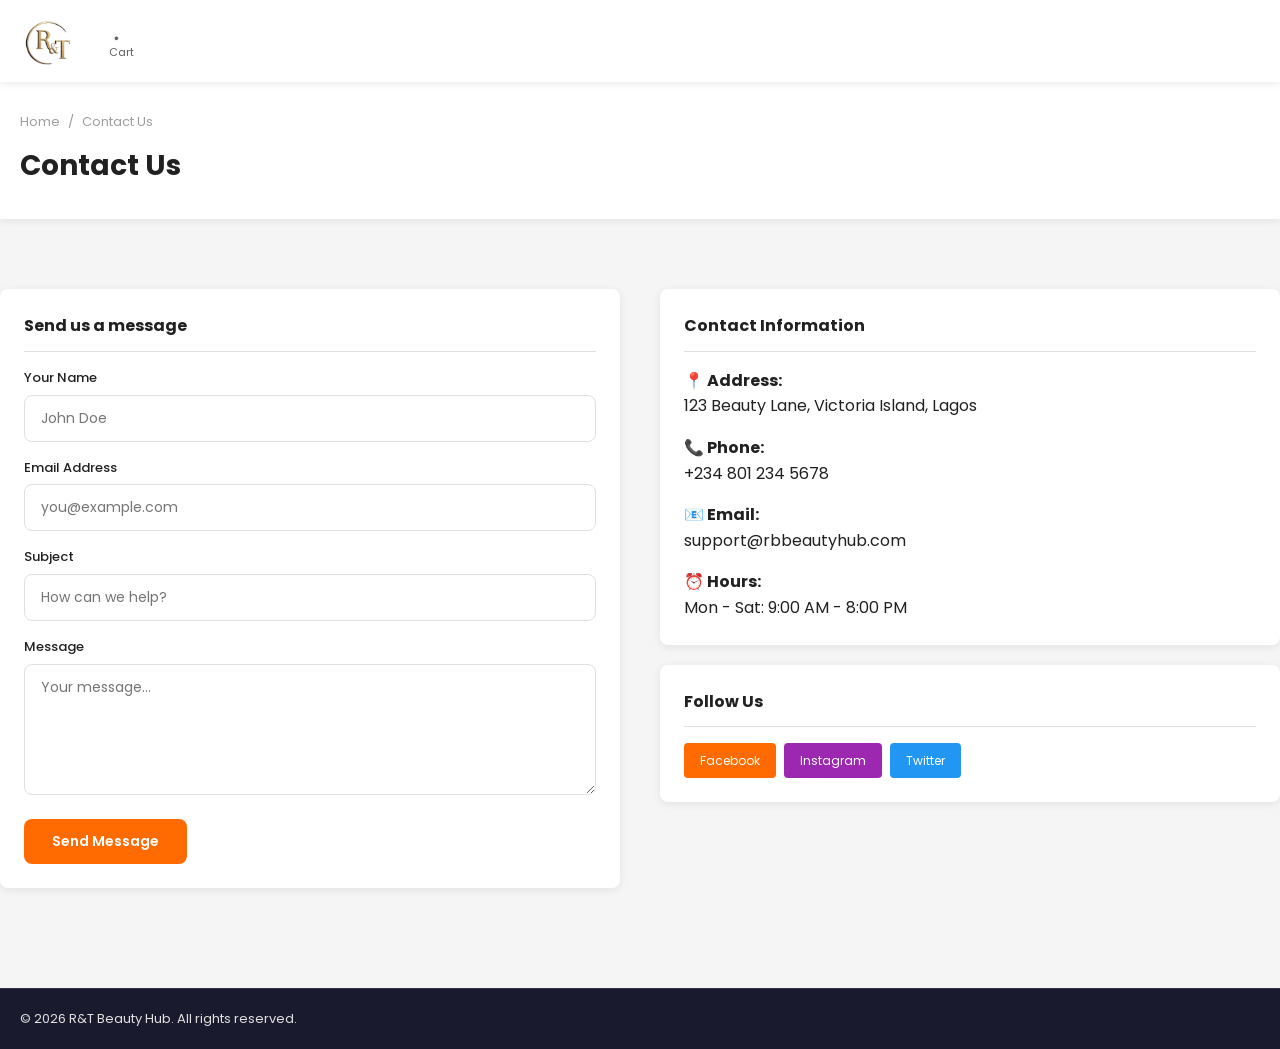
<file: R&B 1/rbbeautyhub/pages/contact.html>
<!DOCTYPE html>
<html lang="en">
<head>
<meta charset="utf-8">
<title>Contact Us | R&T Beauty Hub</title>
<meta name="viewport" content="width=device-width, initial-scale=1.0">
<link href="https://fonts.googleapis.com/css2?family=Poppins:wght@300;400;500;600;700&display=swap" rel="stylesheet">
<link rel="stylesheet" href="../css/style.css">
<link rel="stylesheet" href="../css/animations.css">
<link rel="icon" type="image/jpeg" href="../images/logo.png">
</head>
<body>

<header class="header">
  <div class="container header-inner">
    <a href="../index.html" class="logo">
      <img src="../images/logo.png" alt="R&T Beauty Hub" class="logo-img">
    </a>
    <div class="header-actions">
      <a href="cart.html" class="header-action-link cart-link">
        <svg width="22" height="22" viewBox="0 0 24 24"><path d="M7 18c-1.1 0-1.99.9-1.99 2S5.9 22 7 22s2-.9 2-2-.9-2-2-2z" fill="currentColor"/></svg>
        <span>Cart</span>
      </a>
    </div>
  </div>
</header>

<div class="page-header">
  <div class="container">
    <div class="breadcrumb"><a href="../index.html">Home</a> <span>/</span> <span>Contact Us</span></div>
    <h1 class="page-title">Contact Us</h1>
  </div>
</div>

<div class="container" style="padding:40px 0;">
  <div style="display:grid; grid-template-columns:1fr 1fr; gap:40px;">
    <div class="checkout-section">
      <h3>Send us a message</h3>
      <form id="contactForm">
        <div class="form-group">
          <label>Your Name</label>
          <input type="text" required placeholder="John Doe">
        </div>
        <div class="form-group">
          <label>Email Address</label>
          <input type="email" required placeholder="you@example.com">
        </div>
        <div class="form-group">
          <label>Subject</label>
          <input type="text" required placeholder="How can we help?">
        </div>
        <div class="form-group">
          <label>Message</label>
          <textarea rows="5" required placeholder="Your message..."></textarea>
        </div>
        <button type="submit" class="btn btn-primary">Send Message</button>
      </form>
    </div>
    <div>
      <div class="checkout-section">
        <h3>Contact Information</h3>
        <div style="display:flex; flex-direction:column; gap:16px; margin-top:16px;">
          <div><strong>📍 Address:</strong><br>123 Beauty Lane, Victoria Island, Lagos</div>
          <div><strong>📞 Phone:</strong><br>+234 801 234 5678</div>
          <div><strong>📧 Email:</strong><br>support@rbbeautyhub.com</div>
          <div><strong>⏰ Hours:</strong><br>Mon - Sat: 9:00 AM - 8:00 PM</div>
        </div>
      </div>
      <div class="checkout-section" style="margin-top:20px;">
        <h3>Follow Us</h3>
        <div style="display:flex; gap:8px; margin-top:12px;">
          <span style="padding:8px 16px; background:#FF6B00; color:#fff; border-radius:4px; font-size:12px;">Facebook</span>
          <span style="padding:8px 16px; background:#9C27B0; color:#fff; border-radius:4px; font-size:12px;">Instagram</span>
          <span style="padding:8px 16px; background:#2196F3; color:#fff; border-radius:4px; font-size:12px;">Twitter</span>
        </div>
      </div>
    </div>
  </div>
</div>

<footer class="footer">
  <div class="footer-bottom">
    <div class="container"><div class="footer-bottom-inner"><p>&copy; 2026 R&T Beauty Hub. All rights reserved.</p></div></div>
  </div>
</footer>

<div class="toast" id="toast"></div>

<script src="../js/data.js"></script>
<script src="../js/app.js"></script>
<script src="../js/animations.js"></script>
<script>
document.getElementById('contactForm').addEventListener('submit', (e) => {
  e.preventDefault();
  showToast('Message sent! We\'ll get back to you soon.');
  e.target.reset();
});
</script>
</body>
</html>
</file>
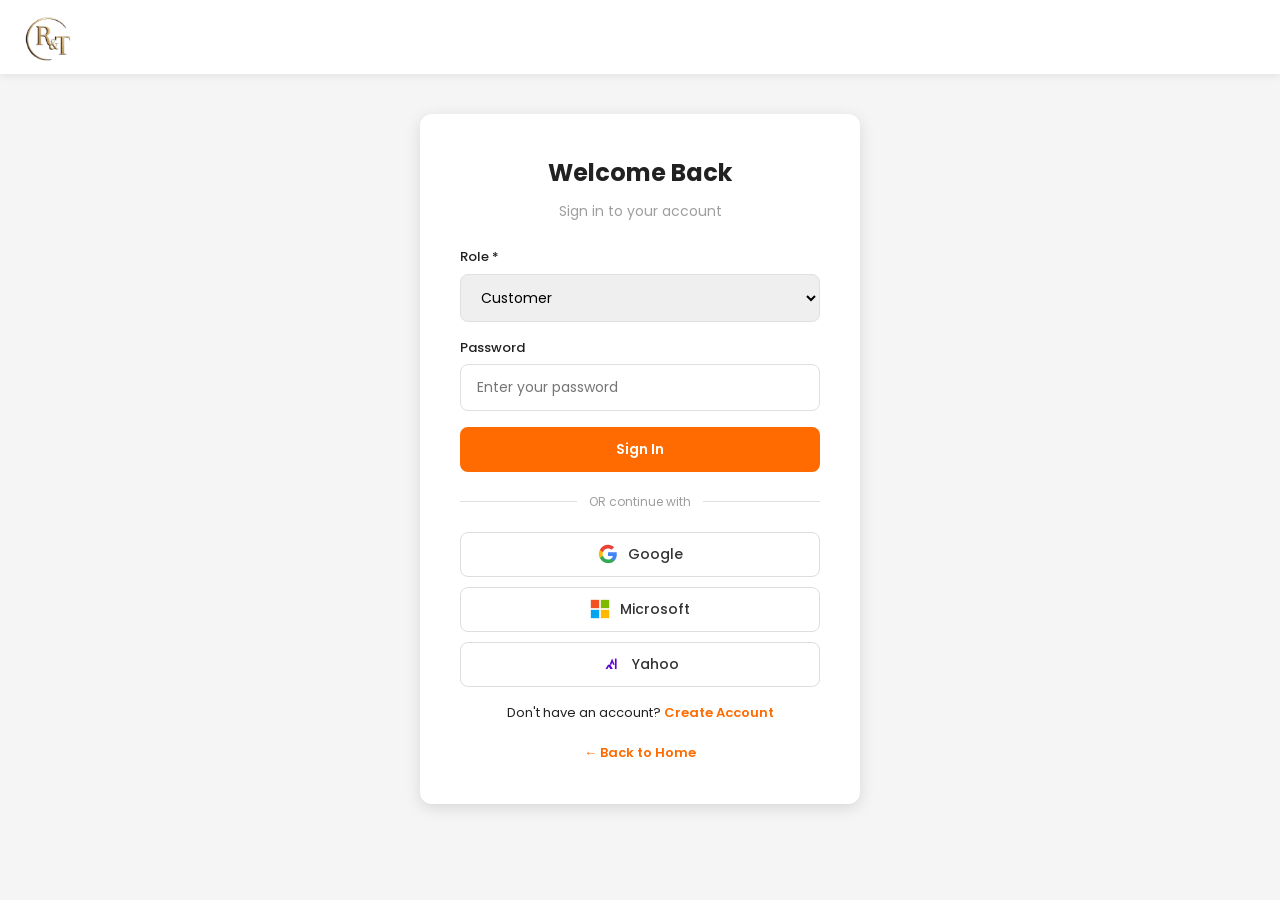
<file: R&B 1/rbbeautyhub/pages/login.html>
<!DOCTYPE html>
<html lang="en">
<head>
<meta charset="utf-8">
<title>Sign In | R&T Beauty Hub</title>
<meta name="viewport" content="width=device-width, initial-scale=1.0">
<link href="https://fonts.googleapis.com/css2?family=Poppins:wght@300;400;500;600;700&display=swap" rel="stylesheet">
<link rel="stylesheet" href="../css/style.css">
<link rel="stylesheet" href="../css/animations.css">
<link rel="icon" type="image/jpeg" href="../images/logo.png">
</head>
<body>

<header class="header">
  <div class="container header-inner">
    <a href="../index.html" class="logo">
      <img src="../images/logo.png" alt="R&T Beauty Hub" class="logo-img">
    </a>
  </div>
</header>

<div class="auth-page">
  <div class="auth-card">
    <h2>Welcome Back</h2>
    <p class="subtitle">Sign in to your account</p>
    <form id="loginForm">
      <div class="form-group">
        <label>Role *</label>
        <select id="loginRole" required>
          <option value="user">Customer</option>
          <option value="admin">Admin</option>
        </select>
      </div>
      <div class="form-group">
        <label>Password</label>
        <input type="password" id="loginPassword" required placeholder="Enter your password">
      </div>
      <div id="loginError" style="color:#F44336; font-size:13px; margin-bottom:12px;"></div>
      <button type="submit" class="btn btn-primary btn-full">Sign In</button>
    </form>
    <div class="auth-divider">OR continue with</div>
    <div class="social-login-buttons">
      <button type="button" class="social-btn google-btn" onclick="socialLogin('google')">
        <svg width="20" height="20" viewBox="0 0 24 24"><path d="M22.56 12.25c0-.78-.07-1.53-.2-2.25H12v4.26h5.92a5.06 5.06 0 0 1-2.2 3.32v2.77h3.57c2.08-1.92 3.28-4.74 3.28-8.1z" fill="#4285F4"/><path d="M12 23c2.97 0 5.46-.98 7.28-2.66l-3.57-2.77c-.98.66-2.23 1.06-3.71 1.06-2.86 0-5.29-1.93-6.16-4.53H2.18v2.84C3.99 20.53 7.7 23 12 23z" fill="#34A853"/><path d="M5.84 14.09c-.22-.66-.35-1.36-.35-2.09s.13-1.43.35-2.09V7.07H2.18C1.43 8.55 1 10.22 1 12s.43 3.45 1.18 4.93l2.85-2.22.81-.62z" fill="#FBBC05"/><path d="M12 5.38c1.62 0 3.06.56 4.21 1.64l3.15-3.15C17.45 2.09 14.97 1 12 1 7.7 1 3.99 3.47 2.18 7.07l3.66 2.84c.87-2.6 3.3-4.53 6.16-4.53z" fill="#EA4335"/></svg>
        Google
      </button>
      <button type="button" class="social-btn microsoft-btn" onclick="socialLogin('microsoft')">
        <svg width="20" height="20" viewBox="0 0 24 24"><rect x="1" y="1" width="10" height="10" fill="#F25022"/><rect x="13" y="1" width="10" height="10" fill="#7FBA00"/><rect x="1" y="13" width="10" height="10" fill="#00A4EF"/><rect x="13" y="13" width="10" height="10" fill="#FFB900"/></svg>
        Microsoft
      </button>
      <button type="button" class="social-btn yahoo-btn" onclick="socialLogin('yahoo')">
        <svg width="20" height="20" viewBox="0 0 24 24"><path d="M12.1 5.5l3.1 7.4h-2l-1-2.6-1 2.6h-2.2L12.1 5.5z" fill="#6001D2"/><path d="M7.2 12.9l-3 5.2h2.3l1.7-3.1 1.7 3.1H13l-3-5.2H7.2z" fill="#6001D2"/><rect x="15.5" y="5.5" width="2" height="12.6" fill="#6001D2"/></svg>
        Yahoo
      </button>
    </div>
    <p style="text-align:center; margin-top:16px; font-size:13px;">Don't have an account? <a href="register.html" style="color:#FF6B00; font-weight:600;">Create Account</a></p>
    <div class="auth-footer">
      <a href="../index.html">← Back to Home</a>
    </div>
  </div>
</div>

<div class="toast" id="toast"></div>

<script src="../js/data.js"></script>
<script src="../js/app.js"></script>
<script src="../js/animations.js"></script>
<script>
document.getElementById('loginForm').addEventListener('submit', (e) => {
  e.preventDefault();
  const email = document.getElementById('loginEmail').value;
  const password = document.getElementById('loginPassword').value;
  const result = loginUser(email, password);
  if (result.success) {
    showToast('Login successful!');
    setTimeout(() => window.location.href = '../index.html', 1000);
  } else {
    document.getElementById('loginError').textContent = result.message;
  }
});
</script>
</body>
</html>
</file>
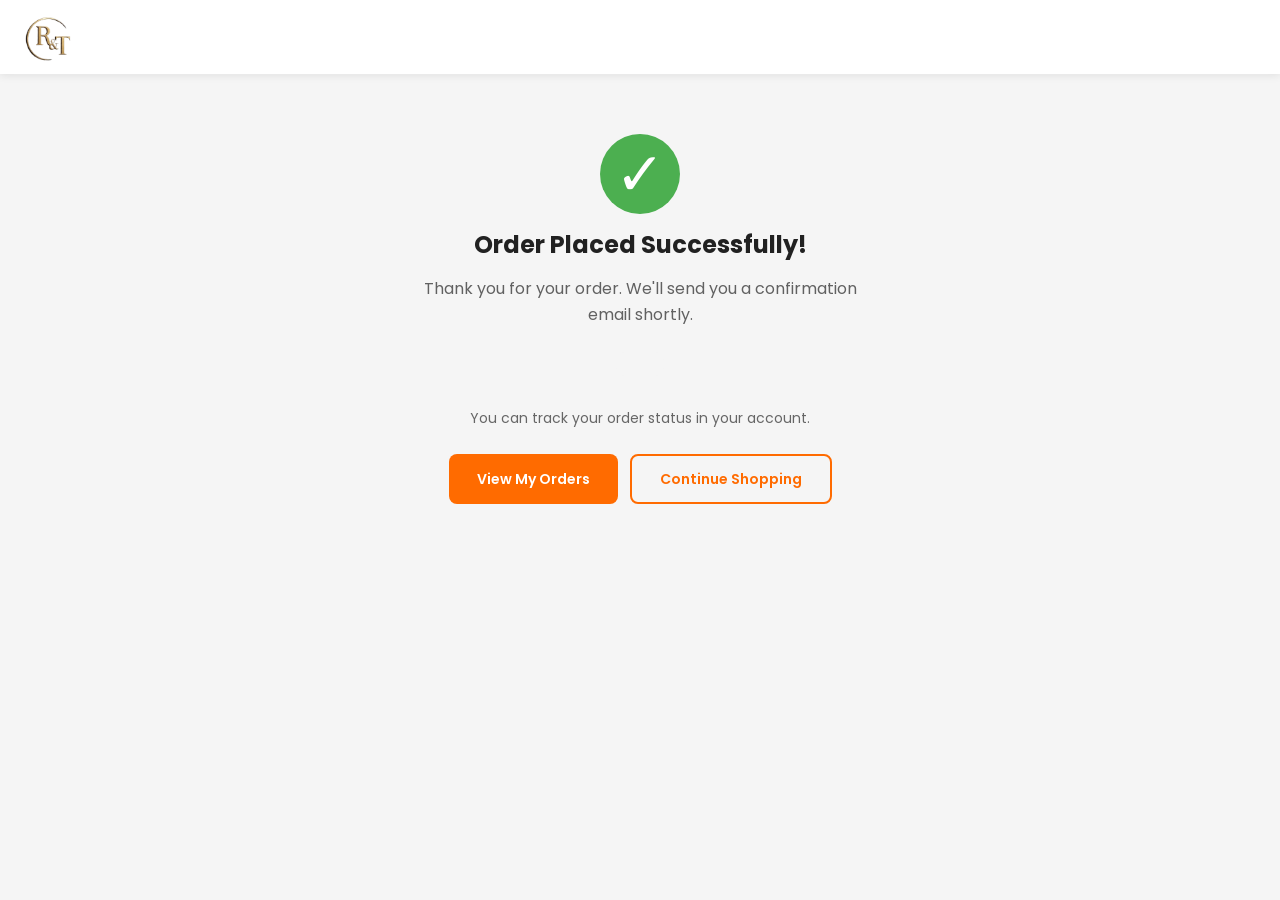
<file: R&B 1/rbbeautyhub/pages/order-success.html>
<!DOCTYPE html>
<html lang="en">
<head>
<meta charset="utf-8">
<title>Order Confirmed | R&T Beauty Hub</title>
<meta name="viewport" content="width=device-width, initial-scale=1.0">
<link href="https://fonts.googleapis.com/css2?family=Poppins:wght@300;400;500;600;700&display=swap" rel="stylesheet">
<link rel="stylesheet" href="../css/style.css">
<link rel="stylesheet" href="../css/animations.css">
<link rel="icon" type="image/jpeg" href="../images/logo.png">
</head>
<body>

<header class="header">
  <div class="container header-inner">
    <a href="../index.html" class="logo">
      <img src="../images/logo.png" alt="R&T Beauty Hub" class="logo-img">
    </a>
  </div>
</header>

<div class="container">
  <div class="order-success">
    <div class="success-icon">✓</div>
    <h2>Order Placed Successfully!</h2>
    <p>Thank you for your order. We'll send you a confirmation email shortly.</p>
    <div class="order-number" id="orderNumber"></div>
    <p style="font-size:14px; color:#666;">You can track your order status in your account.</p>
    <div style="display:flex; gap:12px; justify-content:center; margin-top:24px;">
      <a href="orders.html" class="btn btn-primary">View My Orders</a>
      <a href="../index.html" class="btn btn-outline">Continue Shopping</a>
    </div>
  </div>
</div>

<script src="../js/animations.js"></script>
<script>
const params = new URLSearchParams(window.location.search);
const orderId = params.get('id');
if (orderId) {
  document.getElementById('orderNumber').textContent = `Order #${orderId}`;
}
</script>
</body>
</html>
</file>
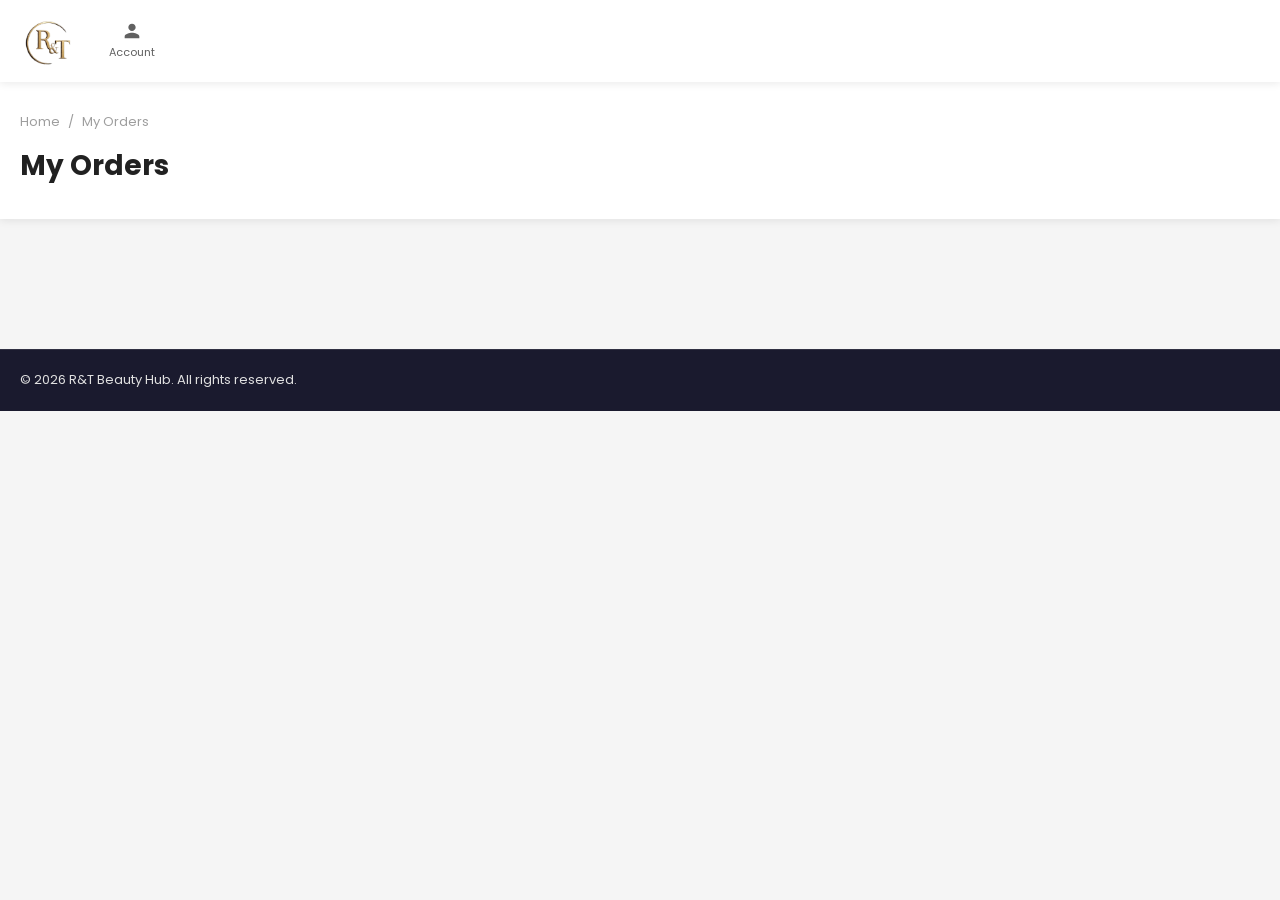
<file: R&B 1/rbbeautyhub/pages/orders.html>
<!DOCTYPE html>
<html lang="en">
<head>
<meta charset="utf-8">
<title>My Orders | R&T Beauty Hub</title>
<meta name="viewport" content="width=device-width, initial-scale=1.0">
<link href="https://fonts.googleapis.com/css2?family=Poppins:wght@300;400;500;600;700&display=swap" rel="stylesheet">
<link rel="stylesheet" href="../css/style.css">
<link rel="stylesheet" href="../css/animations.css">
<link rel="icon" type="image/jpeg" href="../images/logo.png">
</head>
<body>

<header class="header">
  <div class="container header-inner">
    <a href="../index.html" class="logo">
      <img src="../images/logo.png" alt="R&T Beauty Hub" class="logo-img">
    </a>
    <div class="header-actions">
      <a href="account.html" class="header-action-link">
        <svg width="22" height="22" viewBox="0 0 24 24"><path d="M12 12c2.21 0 4-1.79 4-4s-1.79-4-4-4-4 1.79-4 4 1.79 4 4 4zm0 2c-2.67 0-8 1.34-8 4v2h16v-2c0-2.66-5.33-4-8-4z" fill="currentColor"/></svg>
        <span>Account</span>
      </a>
    </div>
  </div>
</header>

<div class="page-header">
  <div class="container">
    <div class="breadcrumb"><a href="../index.html">Home</a> <span>/</span> <span>My Orders</span></div>
    <h1 class="page-title">My Orders</h1>
  </div>
</div>

<div class="container" style="padding:30px 0;">
  <div id="ordersContent"></div>
</div>

<footer class="footer">
  <div class="footer-bottom">
    <div class="container"><div class="footer-bottom-inner"><p>&copy; 2026 R&T Beauty Hub. All rights reserved.</p></div></div>
  </div>
</footer>

<script src="../js/data.js"></script>
<script src="../js/app.js"></script>
<script src="../js/animations.js"></script>
<script>
function renderOrders() {
  const container = document.getElementById('ordersContent');
  if (orders.length === 0) {
    container.innerHTML = '<div class="empty-state"><div class="empty-state-icon">📦</div><h3>No orders yet</h3><p>Start shopping to see your orders here.</p><a href="products.html" class="btn btn-primary">Start Shopping</a></div>';
    return;
  }

  container.innerHTML = orders.map(order => `
    <div class="admin-card" style="margin-bottom:20px;">
      <div class="admin-card-header">
        <div>
          <strong>Order #${order.id}</strong>
          <span style="margin-left:12px; font-size:13px; color:#666;">${new Date(order.createdAt).toLocaleDateString()}</span>
        </div>
        <span class="status-badge status-${order.status}">${order.status.charAt(0).toUpperCase() + order.status.slice(1)}</span>
      </div>
      <div style="padding:16px 24px;">
        ${order.items.map(item => {
          const p = getProductById(item.id);
          return p ? `<div style="display:flex; gap:12px; margin-bottom:8px; align-items:center;">
            <img src="${p.image}" style="width:40px; height:40px; border-radius:4px; object-fit:cover;">
            <span style="flex:1; font-size:13px;">${p.name} × ${item.qty}</span>
            <strong style="font-size:13px;">${formatPrice(p.price * item.qty)}</strong>
          </div>` : '';
        }).join('')}
        <div style="border-top:1px solid #eee; margin-top:12px; padding-top:12px; display:flex; justify-content:space-between;">
          <span>Total</span>
          <strong style="color:#FF6B00;">${formatPrice(order.total)}</strong>
        </div>
      </div>
    </div>
  `).join('');
}

renderOrders();
</script>
</body>
</html>
</file>
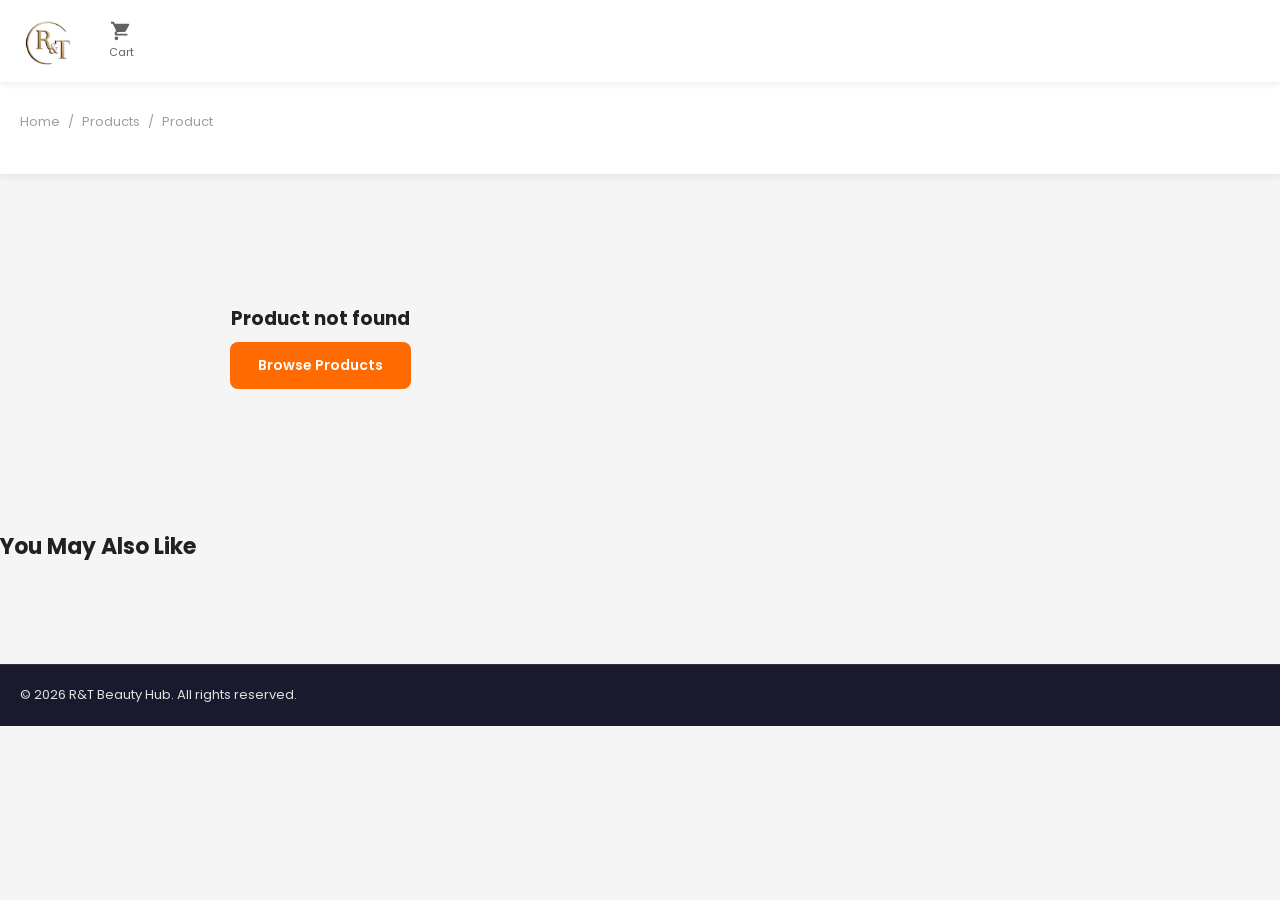
<file: R&B 1/rbbeautyhub/pages/product.html>
<!DOCTYPE html>
<html lang="en">
<head>
<meta charset="utf-8">
<title>Product | R&T Beauty Hub</title>
<meta name="viewport" content="width=device-width, initial-scale=1.0">
<link href="https://fonts.googleapis.com/css2?family=Poppins:wght@300;400;500;600;700&display=swap" rel="stylesheet">
<link rel="stylesheet" href="../css/style.css">
<link rel="stylesheet" href="../css/animations.css">
<style>
.product-detail { display: grid; grid-template-columns: 1fr 1fr; gap: 40px; padding: 40px 0; }
.product-gallery { position: sticky; top: 100px; }
.product-main-img { width: 100%; aspect-ratio: 1; background: #f5f5f5; border-radius: 12px; overflow: hidden; margin-bottom: 16px; }
.product-main-img img { width: 100%; height: 100%; object-fit: cover; }
.product-info h1 { font-size: 24px; margin-bottom: 12px; }
.product-rating-detail { display: flex; align-items: center; gap: 12px; margin-bottom: 16px; }
.product-rating-detail .stars { font-size: 16px; color: #FFC107; }
.product-rating-detail span { font-size: 14px; color: #666; }
.product-price-detail { margin-bottom: 20px; }
.product-price-detail .current-price { font-size: 28px; font-weight: 700; color: #FF6B00; }
.product-price-detail .original-price { font-size: 18px; color: #999; text-decoration: line-through; margin-left: 12px; }
.product-price-detail .discount-pct { font-size: 14px; color: #4CAF50; font-weight: 700; margin-left: 12px; }
.product-description { margin-bottom: 24px; line-height: 1.8; color: #555; }
.product-meta { margin-bottom: 24px; }
.product-meta p { margin-bottom: 8px; font-size: 14px; }
.product-meta strong { color: #333; }
.stock-status { display: inline-block; padding: 4px 12px; border-radius: 50px; font-size: 12px; font-weight: 600; }
.stock-in { background: #E8F5E9; color: #2E7D32; }
.stock-low { background: #FFF3E0; color: #E65100; }
.stock-out { background: #FFEBEE; color: #C62828; }
.qty-selector { display: flex; align-items: center; gap: 12px; margin-bottom: 24px; }
.qty-selector label { font-weight: 500; }
.qty-controls { display: flex; align-items: center; gap: 8px; }
.qty-btn { width: 36px; height: 36px; border: 1px solid #ddd; background: #fff; border-radius: 4px; cursor: pointer; font-size: 18px; }
.qty-btn:hover { border-color: #FF6B00; color: #FF6B00; }
.qty-input { width: 60px; text-align: center; padding: 8px; border: 1px solid #ddd; border-radius: 4px; font-family: 'Poppins', sans-serif; font-size: 14px; }
.product-actions { display: flex; gap: 12px; margin-bottom: 24px; }
.product-actions .btn { flex: 1; padding: 14px; font-size: 16px; }
.related-section { padding: 40px 0; }
.related-section h2 { font-size: 22px; margin-bottom: 20px; }
@media (max-width: 768px) { .product-detail { grid-template-columns: 1fr; } .product-gallery { position: static; } }
</style>
<link rel="icon" type="image/jpeg" href="../images/logo.png">
</head>
<body>

<header class="header">
  <div class="container header-inner">
    <a href="../index.html" class="logo">
      <img src="../images/logo.png" alt="R&T Beauty Hub" class="logo-img">
    </a>
    <div class="header-actions">
      <a href="cart.html" class="header-action-link cart-link">
        <svg width="22" height="22" viewBox="0 0 24 24"><path d="M7 18c-1.1 0-1.99.9-1.99 2S5.9 22 7 22s2-.9 2-2-.9-2-2-2zM1 2v2h2l3.6 7.59-1.35 2.45c-.16.28-.25.61-.25.96 0 1.1.9 2 2 2h12v-2H7.42c-.14 0-.25-.11-.25-.25l.03-.12.9-1.63h7.45c.75 0 1.41-.41 1.75-1.03l3.58-6.49c.08-.14.12-.31.12-.48 0-.55-.45-1-1-1H5.21l-.94-2H1z" fill="currentColor"/></svg>
        <span>Cart</span>
        <span class="badge" id="cartCount" style="display:none;">0</span>
      </a>
    </div>
  </div>
</header>

<div class="page-header">
  <div class="container">
    <div class="breadcrumb"><a href="../index.html">Home</a> <span>/</span> <a href="products.html">Products</a> <span>/</span> <span id="breadcrumbName">Product</span></div>
  </div>
</div>

<div class="container">
  <div class="product-detail" id="productDetail"></div>
</div>

<div class="container related-section">
  <h2>You May Also Like</h2>
  <div class="product-grid" id="relatedGrid"></div>
</div>

<footer class="footer">
  <div class="footer-bottom">
    <div class="container">
      <div class="footer-bottom-inner">
        <p>&copy; 2026 R&T Beauty Hub. All rights reserved.</p>
      </div>
    </div>
  </div>
</footer>

<div class="toast" id="toast"></div>

<script src="../js/data.js"></script>
<script src="../js/app.js"></script>
<script src="../js/animations.js"></script>
<script>
const params = new URLSearchParams(window.location.search);
const productId = params.get('id');

function renderProduct() {
  const product = getProductById(productId);
  if (!product) {
    document.getElementById('productDetail').innerHTML = '<div class="empty-state"><h3>Product not found</h3><a href="products.html" class="btn btn-primary">Browse Products</a></div>';
    return;
  }

  const discount = calculateDiscount(product.originalPrice, product.price);
  const stockStatus = product.stock > 20 ? 'in' : product.stock > 0 ? 'low' : 'out';
  const stockText = product.stock > 20 ? 'In Stock' : product.stock > 0 ? `Only ${product.stock} left` : 'Out of Stock';

  document.title = product.name + ' | R&T Beauty Hub';
  document.getElementById('breadcrumbName').textContent = product.name;

  document.getElementById('productDetail').innerHTML = `
    <div class="product-gallery">
      <div class="product-main-img">
        <img src="${product.image}" alt="${product.name}">
      </div>
    </div>
    <div class="product-info">
      <h1>${product.name}</h1>
      <div class="product-rating-detail">
        <span class="stars">${generateStars(product.rating)}</span>
        <span>${product.rating} (${product.reviews} reviews)</span>
      </div>
      <div class="product-price-detail">
        <span class="current-price">${formatPrice(product.price)}</span>
        <span class="original-price">${formatPrice(product.originalPrice)}</span>
        <span class="discount-pct">-${discount}%</span>
      </div>
      <p class="product-description">${product.description}</p>
      <div class="product-meta">
        <p><strong>Category:</strong> ${product.category.charAt(0).toUpperCase() + product.category.slice(1)}</p>
        <p><strong>Brand:</strong> ${product.brand.charAt(0).toUpperCase() + product.brand.slice(1)}</p>
        <p><strong>Availability:</strong> <span class="stock-status stock-${stockStatus}">${stockText}</span></p>
      </div>
      <div class="qty-selector">
        <label>Quantity:</label>
        <div class="qty-controls">
          <button class="qty-btn" onclick="changeQty(-1)">−</button>
          <input type="number" class="qty-input" id="qtyInput" value="1" min="1" max="${product.stock}">
          <button class="qty-btn" onclick="changeQty(1)">+</button>
        </div>
      </div>
      <div class="product-actions">
        <button class="btn btn-primary" onclick="addWithQty()" ${product.stock === 0 ? 'disabled' : ''}>
          Add to Cart
        </button>
        <button class="btn btn-outline" onclick="toggleWishlist(${product.id}); showToast('Wishlist updated');">
          ♡ Wishlist
        </button>
      </div>
    </div>
  `;

  // Related products
  const related = getActiveProducts().filter(p => p.category === product.category && p.id !== product.id).slice(0, 6);
  renderProductGrid('relatedGrid', related);
}

function changeQty(delta) {
  const input = document.getElementById('qtyInput');
  const newVal = parseInt(input.value) + delta;
  if (newVal >= 1 && newVal <= parseInt(input.max)) {
    input.value = newVal;
  }
}

function addWithQty() {
  const qty = parseInt(document.getElementById('qtyInput').value);
  addToCart(parseInt(productId), qty);
}

renderProduct();
</script>
</body>
</html>
</file>
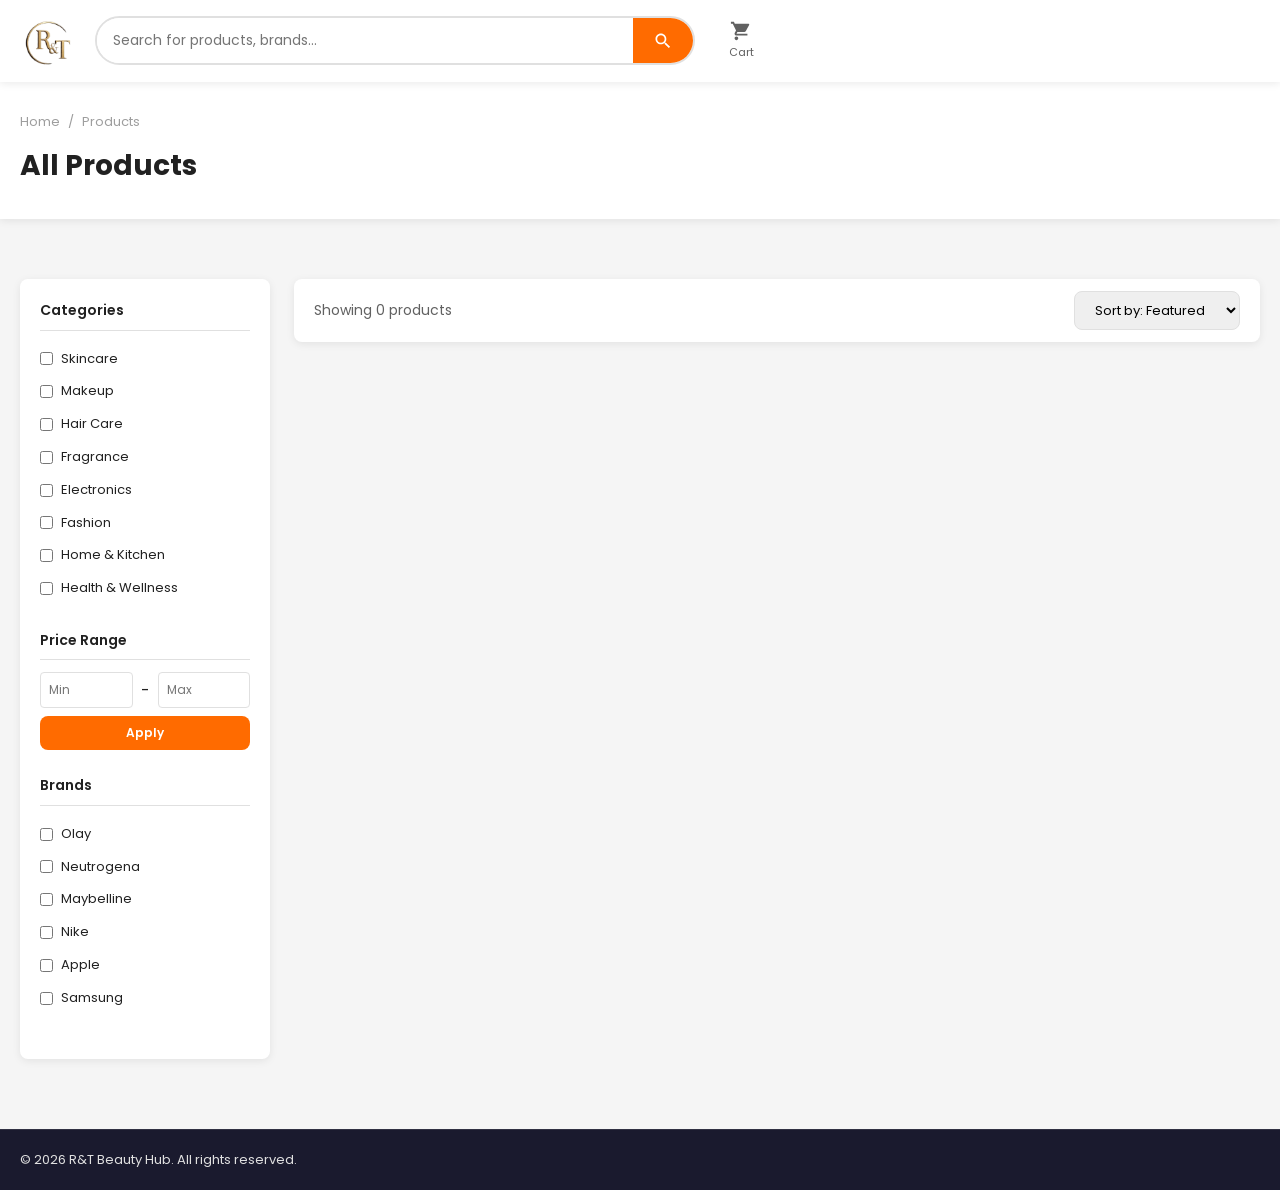
<file: R&B 1/rbbeautyhub/pages/products.html>
<!DOCTYPE html>
<html lang="en">
<head>
<meta charset="utf-8">
<title>Products | R&T Beauty Hub</title>
<meta name="viewport" content="width=device-width, initial-scale=1.0">
<link href="https://fonts.googleapis.com/css2?family=Poppins:wght@300;400;500;600;700&display=swap" rel="stylesheet">
<link rel="stylesheet" href="../css/style.css">
<link rel="stylesheet" href="../css/animations.css">
<link rel="icon" type="image/jpeg" href="../images/logo.png">
</head>
<body>

<header class="header">
  <div class="container header-inner">
    <a href="../index.html" class="logo">
      <img src="../images/logo.png" alt="R&T Beauty Hub" class="logo-img">
    </a>
    <div class="search-wrap">
      <form class="search-form" id="searchForm">
        <input type="text" class="search-input" id="searchInput" placeholder="Search for products, brands...">
        <button type="submit" class="search-btn">
          <svg width="20" height="20" viewBox="0 0 24 24" fill="none"><path d="M15.5 14h-.79l-.28-.27C15.41 12.59 16 11.11 16 9.5 16 5.91 13.09 3 9.5 3S3 5.91 3 9.5 5.91 16 9.5 16c1.61 0 3.09-.59 4.23-1.57l.27.28v.79l5 4.99L20.49 19l-4.99-5zm-6 0C7.01 14 5 11.99 5 9.5S7.01 5 9.5 5 14 7.01 14 9.5 11.99 14 9.5 14z" fill="#fff"/></svg>
        </button>
      </form>
    </div>
    <div class="header-actions">
      <a href="cart.html" class="header-action-link cart-link">
        <svg width="22" height="22" viewBox="0 0 24 24"><path d="M7 18c-1.1 0-1.99.9-1.99 2S5.9 22 7 22s2-.9 2-2-.9-2-2-2zM1 2v2h2l3.6 7.59-1.35 2.45c-.16.28-.25.61-.25.96 0 1.1.9 2 2 2h12v-2H7.42c-.14 0-.25-.11-.25-.25l.03-.12.9-1.63h7.45c.75 0 1.41-.41 1.75-1.03l3.58-6.49c.08-.14.12-.31.12-.48 0-.55-.45-1-1-1H5.21l-.94-2H1z" fill="currentColor"/></svg>
        <span>Cart</span>
        <span class="badge" id="cartCount" style="display:none;">0</span>
      </a>
    </div>
  </div>
</header>

<div class="page-header">
  <div class="container">
    <div class="breadcrumb"><a href="../index.html">Home</a> <span>/</span> <span id="breadcrumbTitle">Products</span></div>
    <h1 class="page-title" id="pageTitle">All Products</h1>
  </div>
</div>

<div class="container">
  <div class="products-layout">
    <aside class="filter-sidebar">
      <div class="filter-group">
        <h4>Categories</h4>
        <label class="filter-option"><input type="checkbox" value="skincare" class="cat-filter"> Skincare</label>
        <label class="filter-option"><input type="checkbox" value="makeup" class="cat-filter"> Makeup</label>
        <label class="filter-option"><input type="checkbox" value="haircare" class="cat-filter"> Hair Care</label>
        <label class="filter-option"><input type="checkbox" value="fragrance" class="cat-filter"> Fragrance</label>
        <label class="filter-option"><input type="checkbox" value="electronics" class="cat-filter"> Electronics</label>
        <label class="filter-option"><input type="checkbox" value="fashion" class="cat-filter"> Fashion</label>
        <label class="filter-option"><input type="checkbox" value="home" class="cat-filter"> Home & Kitchen</label>
        <label class="filter-option"><input type="checkbox" value="health" class="cat-filter"> Health & Wellness</label>
      </div>
      <div class="filter-group">
        <h4>Price Range</h4>
        <div class="price-range">
          <input type="number" placeholder="Min" id="priceMin">
          <span>-</span>
          <input type="number" placeholder="Max" id="priceMax">
        </div>
        <button class="btn btn-primary btn-sm btn-full" style="margin-top:8px;" onclick="applyFilters()">Apply</button>
      </div>
      <div class="filter-group">
        <h4>Brands</h4>
        <label class="filter-option"><input type="checkbox" value="olay" class="brand-filter"> Olay</label>
        <label class="filter-option"><input type="checkbox" value="neutrogena" class="brand-filter"> Neutrogena</label>
        <label class="filter-option"><input type="checkbox" value="maybelline" class="brand-filter"> Maybelline</label>
        <label class="filter-option"><input type="checkbox" value="nike" class="brand-filter"> Nike</label>
        <label class="filter-option"><input type="checkbox" value="apple" class="brand-filter"> Apple</label>
        <label class="filter-option"><input type="checkbox" value="samsung" class="brand-filter"> Samsung</label>
      </div>
    </aside>

    <div class="products-content">
      <div class="products-toolbar">
        <span class="results-count" id="resultsCount">Showing 0 products</span>
        <select class="sort-select" id="sortSelect" onchange="applyFilters()">
          <option value="default">Sort by: Featured</option>
          <option value="price-low">Price: Low to High</option>
          <option value="price-high">Price: High to Low</option>
          <option value="rating">Top Rated</option>
          <option value="newest">Newest First</option>
          <option value="popular">Most Popular</option>
        </select>
      </div>
      <div class="product-grid" id="productsGrid"></div>
    </div>
  </div>
</div>

<footer class="footer">
  <div class="footer-bottom">
    <div class="container">
      <div class="footer-bottom-inner">
        <p>&copy; 2026 R&T Beauty Hub. All rights reserved.</p>
      </div>
    </div>
  </div>
</footer>

<div class="toast" id="toast"></div>

<script src="../js/data.js"></script>
<script src="../js/app.js"></script>
<script src="../js/animations.js"></script>
<script>
const urlParams = new URLSearchParams(window.location.search);
const searchQuery = urlParams.get('q');
const categoryParam = urlParams.get('cat');
const brandParam = urlParams.get('brand');
const saleParam = urlParams.get('sale');
const sortParam = urlParams.get('sort');

// Set initial filters
if (categoryParam) {
  document.querySelectorAll('.cat-filter').forEach(cb => {
    if (cb.value === categoryParam) cb.checked = true;
  });
}
if (brandParam) {
  document.querySelectorAll('.brand-filter').forEach(cb => {
    if (cb.value === brandParam) cb.checked = true;
  });
}
if (sortParam) {
  document.getElementById('sortSelect').value = sortParam;
}

function applyFilters() {
  let products = [...getActiveProducts()];

  // Search
  if (searchQuery) {
    products = searchProducts(searchQuery);
    document.getElementById('pageTitle').textContent = `Search: "${searchQuery}"`;
    document.getElementById('breadcrumbTitle').textContent = `Search: "${searchQuery}"`;
  }

  // Category filter
  const checkedCats = [...document.querySelectorAll('.cat-filter:checked')].map(cb => cb.value);
  if (checkedCats.length > 0) {
    products = products.filter(p => checkedCats.includes(p.category));
  }

  // Brand filter
  const checkedBrands = [...document.querySelectorAll('.brand-filter:checked')].map(cb => cb.value);
  if (checkedBrands.length > 0) {
    products = products.filter(p => checkedBrands.includes(p.brand));
  }

  // Sale filter
  if (saleParam) {
    products = products.filter(p => p.originalPrice > p.price);
    document.getElementById('pageTitle').textContent = 'Deals & Offers';
    document.getElementById('breadcrumbTitle').textContent = 'Deals & Offers';
  }

  // Price range
  const min = parseInt(document.getElementById('priceMin').value) || 0;
  const max = parseInt(document.getElementById('priceMax').value) || Infinity;
  products = products.filter(p => p.price >= min && p.price <= max);

  // Sort
  const sort = document.getElementById('sortSelect').value;
  switch(sort) {
    case 'price-low': products.sort((a,b) => a.price - b.price); break;
    case 'price-high': products.sort((a,b) => b.price - a.price); break;
    case 'rating': products.sort((a,b) => b.rating - a.rating); break;
    case 'newest': products.sort((a,b) => (b.badge === 'new' ? 1 : 0) - (a.badge === 'new' ? 1 : 0)); break;
    case 'popular': products.sort((a,b) => b.reviews - a.reviews); break;
  }

  renderProductGrid('productsGrid', products);
  document.getElementById('resultsCount').textContent = `Showing ${products.length} products`;
}

// Search form
document.getElementById('searchForm').addEventListener('submit', (e) => {
  e.preventDefault();
  const q = document.getElementById('searchInput').value.trim();
  if (q) window.location.href = `products.html?q=${encodeURIComponent(q)}`;
});

// Category filter click
document.querySelectorAll('.cat-filter, .brand-filter').forEach(cb => {
  cb.addEventListener('change', applyFilters);
});

// Initial render
applyFilters();
</script>
</body>
</html>
</file>
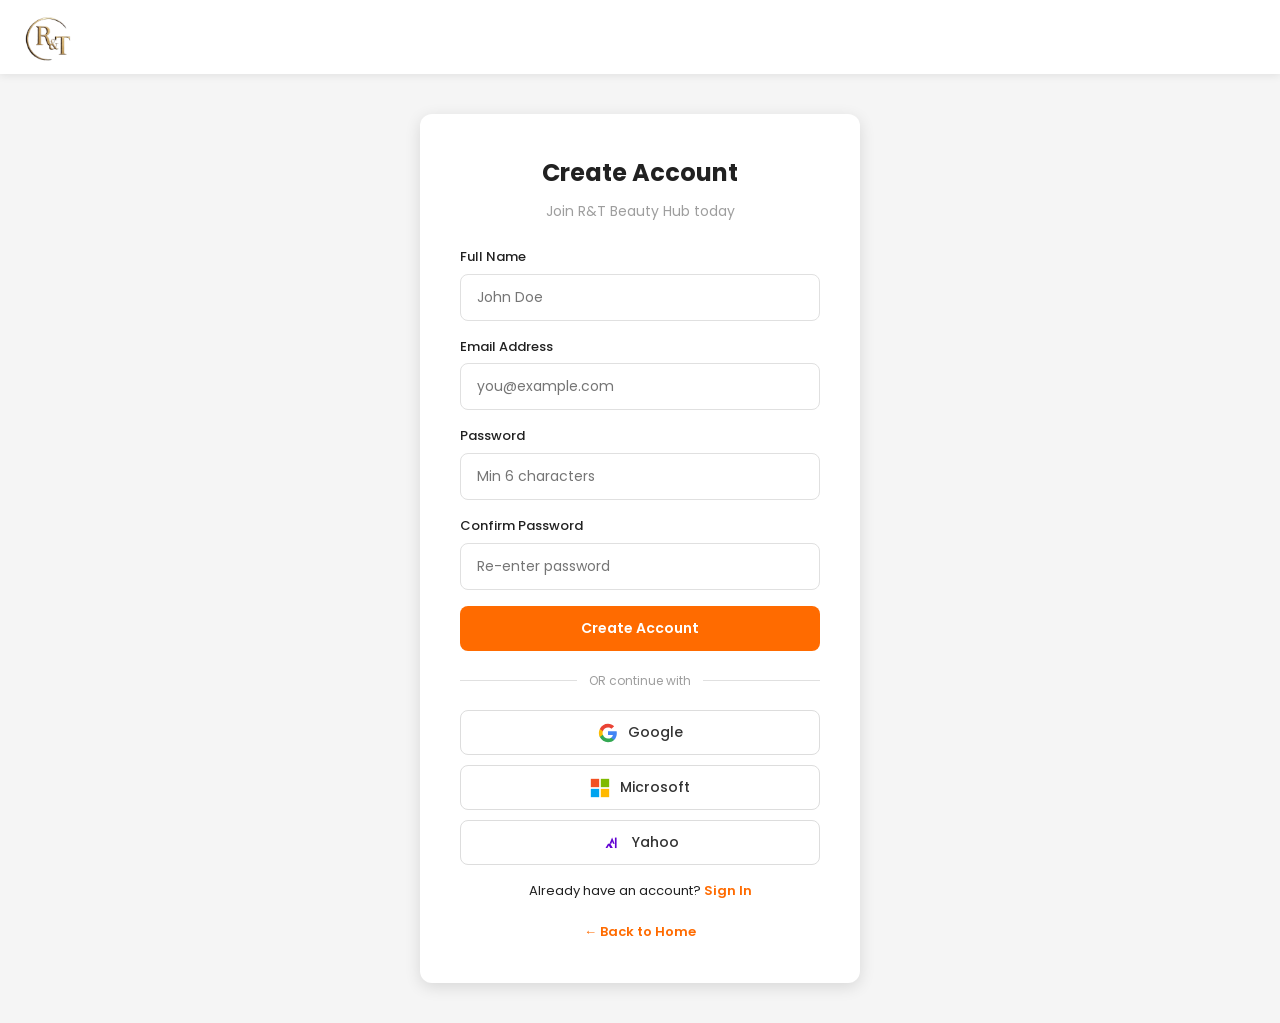
<file: R&B 1/rbbeautyhub/pages/register.html>
<!DOCTYPE html>
<html lang="en">
<head>
<meta charset="utf-8">
<title>Create Account | R&T Beauty Hub</title>
<meta name="viewport" content="width=device-width, initial-scale=1.0">
<link href="https://fonts.googleapis.com/css2?family=Poppins:wght@300;400;500;600;700&display=swap" rel="stylesheet">
<link rel="stylesheet" href="../css/style.css">
<link rel="stylesheet" href="../css/animations.css">
<link rel="icon" type="image/jpeg" href="../images/logo.png">
</head>
<body>

<header class="header">
  <div class="container header-inner">
    <a href="../index.html" class="logo">
      <img src="../images/logo.png" alt="R&T Beauty Hub" class="logo-img">
    </a>
  </div>
</header>

<div class="auth-page">
  <div class="auth-card">
    <h2>Create Account</h2>
    <p class="subtitle">Join R&T Beauty Hub today</p>
    <form id="registerForm">
      <div class="form-group">
        <label>Full Name</label>
        <input type="text" id="regName" required placeholder="John Doe">
      </div>
      <div class="form-group">
        <label>Email Address</label>
        <input type="email" id="regEmail" required placeholder="you@example.com">
      </div>
      <div class="form-group">
        <label>Password</label>
        <input type="password" id="regPassword" required placeholder="Min 6 characters" minlength="6">
      </div>
      <div class="form-group">
        <label>Confirm Password</label>
        <input type="password" id="regConfirm" required placeholder="Re-enter password">
      </div>
      <div id="regError" style="color:#F44336; font-size:13px; margin-bottom:12px;"></div>
      <button type="submit" class="btn btn-primary btn-full">Create Account</button>
    </form>
    <div class="auth-divider">OR continue with</div>
    <div class="social-login-buttons">
      <button type="button" class="social-btn google-btn" onclick="socialLogin('google')">
        <svg width="20" height="20" viewBox="0 0 24 24"><path d="M22.56 12.25c0-.78-.07-1.53-.2-2.25H12v4.26h5.92a5.06 5.06 0 0 1-2.2 3.32v2.77h3.57c2.08-1.92 3.28-4.74 3.28-8.1z" fill="#4285F4"/><path d="M12 23c2.97 0 5.46-.98 7.28-2.66l-3.57-2.77c-.98.66-2.23 1.06-3.71 1.06-2.86 0-5.29-1.93-6.16-4.53H2.18v2.84C3.99 20.53 7.7 23 12 23z" fill="#34A853"/><path d="M5.84 14.09c-.22-.66-.35-1.36-.35-2.09s.13-1.43.35-2.09V7.07H2.18C1.43 8.55 1 10.22 1 12s.43 3.45 1.18 4.93l2.85-2.22.81-.62z" fill="#FBBC05"/><path d="M12 5.38c1.62 0 3.06.56 4.21 1.64l3.15-3.15C17.45 2.09 14.97 1 12 1 7.7 1 3.99 3.47 2.18 7.07l3.66 2.84c.87-2.6 3.3-4.53 6.16-4.53z" fill="#EA4335"/></svg>
        Google
      </button>
      <button type="button" class="social-btn microsoft-btn" onclick="socialLogin('microsoft')">
        <svg width="20" height="20" viewBox="0 0 24 24"><rect x="1" y="1" width="10" height="10" fill="#F25022"/><rect x="13" y="1" width="10" height="10" fill="#7FBA00"/><rect x="1" y="13" width="10" height="10" fill="#00A4EF"/><rect x="13" y="13" width="10" height="10" fill="#FFB900"/></svg>
        Microsoft
      </button>
      <button type="button" class="social-btn yahoo-btn" onclick="socialLogin('yahoo')">
        <svg width="20" height="20" viewBox="0 0 24 24"><path d="M12.1 5.5l3.1 7.4h-2l-1-2.6-1 2.6h-2.2L12.1 5.5z" fill="#6001D2"/><path d="M7.2 12.9l-3 5.2h2.3l1.7-3.1 1.7 3.1H13l-3-5.2H7.2z" fill="#6001D2"/><rect x="15.5" y="5.5" width="2" height="12.6" fill="#6001D2"/></svg>
        Yahoo
      </button>
    </div>
    <p style="text-align:center; margin-top:16px; font-size:13px;">Already have an account? <a href="login.html" style="color:#FF6B00; font-weight:600;">Sign In</a></p>
    <div class="auth-footer">
      <a href="../index.html">← Back to Home</a>
    </div>
  </div>
</div>

<div class="toast" id="toast"></div>

<script src="../js/data.js"></script>
<script src="../js/app.js"></script>
<script src="../js/animations.js"></script>
<script>
document.getElementById('registerForm').addEventListener('submit', (e) => {
  e.preventDefault();
  const name = document.getElementById('regName').value;
  const email = document.getElementById('regEmail').value;
  const password = document.getElementById('regPassword').value;
  const confirm = document.getElementById('regConfirm').value;

  if (password !== confirm) {
    document.getElementById('regError').textContent = 'Passwords do not match';
    return;
  }

  const result = registerUser(name, email, password);
  if (result.success) {
    showToast('Account created successfully!');
    setTimeout(() => window.location.href = '../index.html', 1000);
  } else {
    document.getElementById('regError').textContent = result.message;
  }
});
</script>
</body>
</html>
</file>
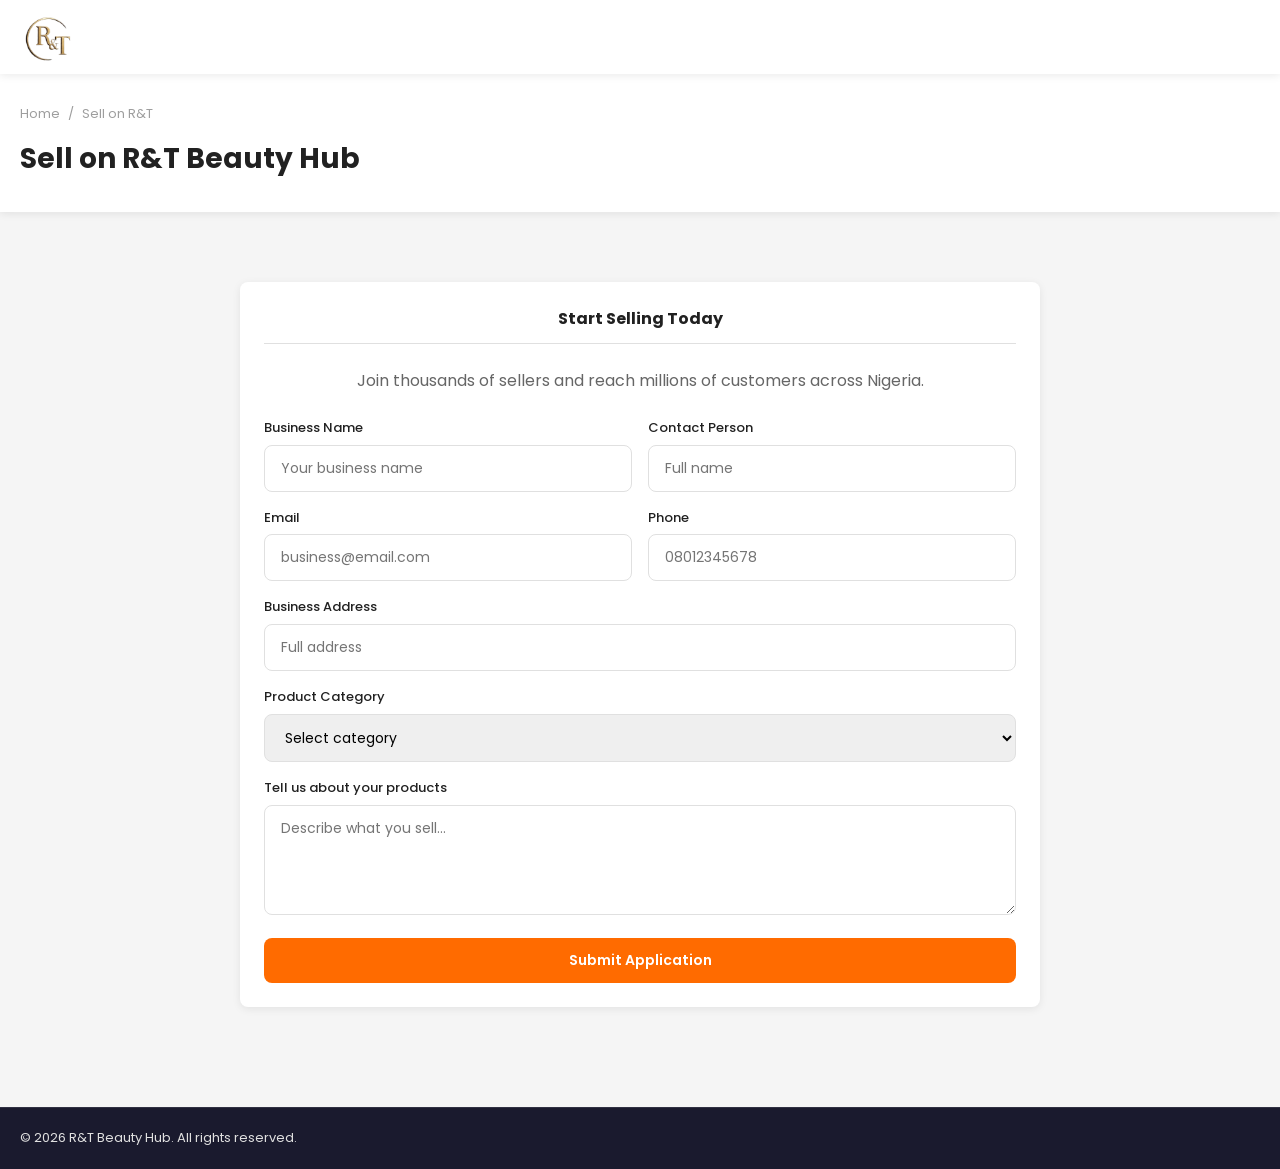
<file: R&B 1/rbbeautyhub/pages/sell.html>
<!DOCTYPE html>
<html lang="en">
<head>
<meta charset="utf-8">
<title>Sell on R&T | R&T Beauty Hub</title>
<meta name="viewport" content="width=device-width, initial-scale=1.0">
<link href="https://fonts.googleapis.com/css2?family=Poppins:wght@300;400;500;600;700&display=swap" rel="stylesheet">
<link rel="stylesheet" href="../css/style.css">
<link rel="stylesheet" href="../css/animations.css">
<link rel="icon" type="image/jpeg" href="../images/logo.png">
</head>
<body>

<header class="header">
  <div class="container header-inner">
    <a href="../index.html" class="logo">
      <img src="../images/logo.png" alt="R&T Beauty Hub" class="logo-img">
    </a>
  </div>
</header>

<div class="page-header">
  <div class="container">
    <div class="breadcrumb"><a href="../index.html">Home</a> <span>/</span> <span>Sell on R&T</span></div>
    <h1 class="page-title">Sell on R&T Beauty Hub</h1>
  </div>
</div>

<div class="container" style="padding:40px 0; max-width:800px;">
  <div class="checkout-section">
    <h3 style="text-align:center; margin-bottom:24px;">Start Selling Today</h3>
    <p style="text-align:center; color:#666; margin-bottom:24px;">Join thousands of sellers and reach millions of customers across Nigeria.</p>
    <form id="sellerForm">
      <div class="form-row">
        <div class="form-group">
          <label>Business Name</label>
          <input type="text" required placeholder="Your business name">
        </div>
        <div class="form-group">
          <label>Contact Person</label>
          <input type="text" required placeholder="Full name">
        </div>
      </div>
      <div class="form-row">
        <div class="form-group">
          <label>Email</label>
          <input type="email" required placeholder="business@email.com">
        </div>
        <div class="form-group">
          <label>Phone</label>
          <input type="tel" required placeholder="08012345678">
        </div>
      </div>
      <div class="form-group">
        <label>Business Address</label>
        <input type="text" required placeholder="Full address">
      </div>
      <div class="form-group">
        <label>Product Category</label>
        <select required>
          <option value="">Select category</option>
          <option>Skincare</option>
          <option>Makeup</option>
          <option>Hair Care</option>
          <option>Fragrance</option>
          <option>Electronics</option>
          <option>Fashion</option>
          <option>Home & Kitchen</option>
          <option>Health & Wellness</option>
          <option>Other</option>
        </select>
      </div>
      <div class="form-group">
        <label>Tell us about your products</label>
        <textarea rows="4" required placeholder="Describe what you sell..."></textarea>
      </div>
      <button type="submit" class="btn btn-primary btn-full">Submit Application</button>
    </form>
  </div>
</div>

<footer class="footer">
  <div class="footer-bottom">
    <div class="container"><div class="footer-bottom-inner"><p>&copy; 2026 R&T Beauty Hub. All rights reserved.</p></div></div>
  </div>
</footer>

<div class="toast" id="toast"></div>

<script src="../js/data.js"></script>
<script src="../js/app.js"></script>
<script src="../js/animations.js"></script>
<script>
document.getElementById('sellerForm').addEventListener('submit', (e) => {
  e.preventDefault();
  showToast('Application submitted! We\'ll contact you soon.');
  e.target.reset();
});
</script>
</body>
</html>
</file>
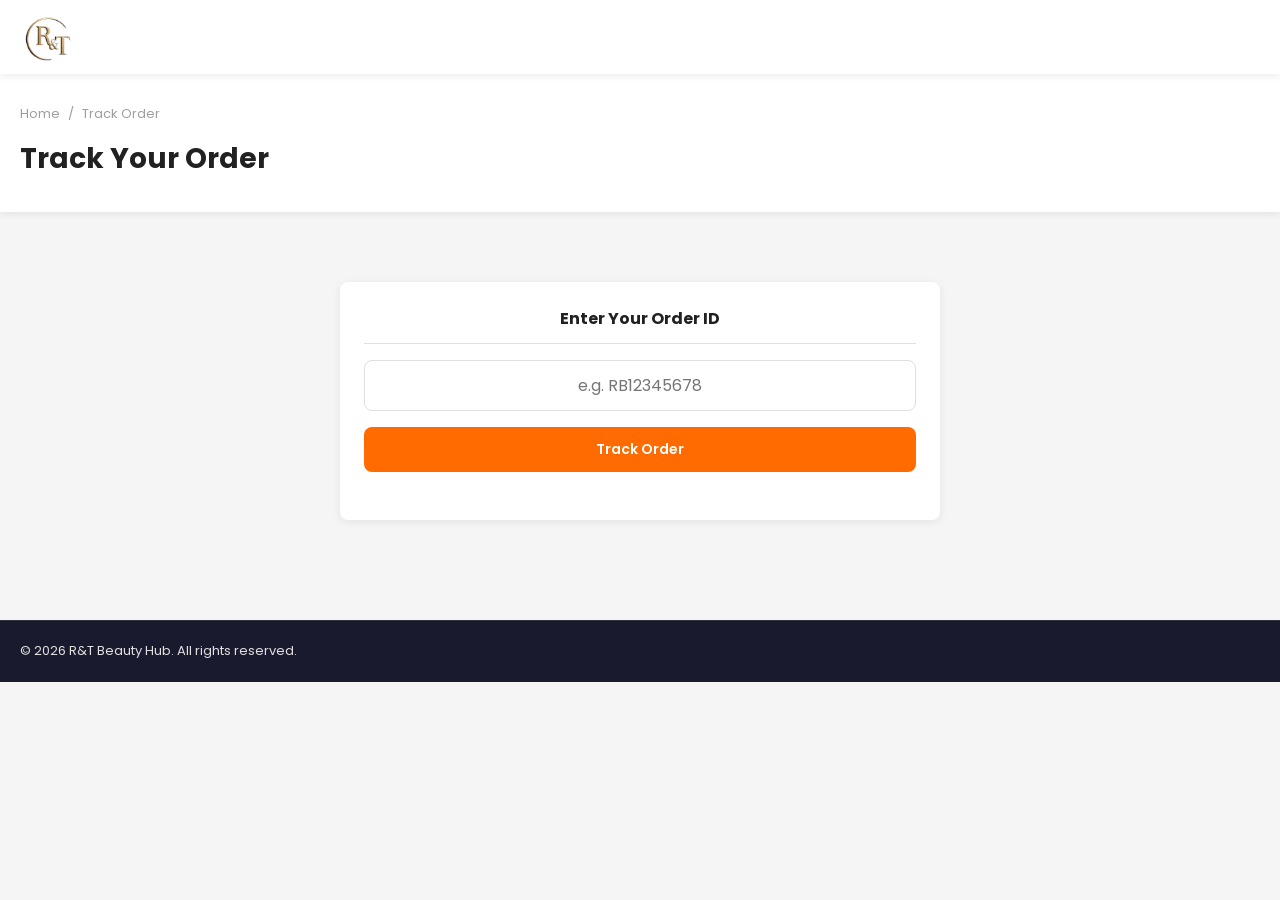
<file: R&B 1/rbbeautyhub/pages/track-order.html>
<!DOCTYPE html>
<html lang="en">
<head>
<meta charset="utf-8">
<title>Track Order | R&T Beauty Hub</title>
<meta name="viewport" content="width=device-width, initial-scale=1.0">
<link href="https://fonts.googleapis.com/css2?family=Poppins:wght@300;400;500;600;700&display=swap" rel="stylesheet">
<link rel="stylesheet" href="../css/style.css">
<link rel="stylesheet" href="../css/animations.css">
<link rel="icon" type="image/jpeg" href="../images/logo.png">
</head>
<body>

<header class="header">
  <div class="container header-inner">
    <a href="../index.html" class="logo">
      <img src="../images/logo.png" alt="R&T Beauty Hub" class="logo-img">
    </a>
  </div>
</header>

<div class="page-header">
  <div class="container">
    <div class="breadcrumb"><a href="../index.html">Home</a> <span>/</span> <span>Track Order</span></div>
    <h1 class="page-title">Track Your Order</h1>
  </div>
</div>

<div class="container" style="padding:40px 0; max-width:600px;">
  <div class="checkout-section">
    <h3 style="text-align:center;">Enter Your Order ID</h3>
    <form id="trackForm" style="margin-top:16px;">
      <div class="form-group">
        <input type="text" id="trackInput" required placeholder="e.g. RB12345678" style="text-align:center; font-size:16px;">
      </div>
      <button type="submit" class="btn btn-primary btn-full">Track Order</button>
    </form>
    <div id="trackResult" style="margin-top:24px;"></div>
  </div>
</div>

<footer class="footer">
  <div class="footer-bottom">
    <div class="container"><div class="footer-bottom-inner"><p>&copy; 2026 R&T Beauty Hub. All rights reserved.</p></div></div>
  </div>
</footer>

<script src="../js/data.js"></script>
<script src="../js/app.js"></script>
<script src="../js/animations.js"></script>
<script>
document.getElementById('trackForm').addEventListener('submit', (e) => {
  e.preventDefault();
  const orderId = document.getElementById('trackInput').value.trim();
  const allOrders = JSON.parse(localStorage.getItem('rb_orders')) || [];
  const order = allOrders.find(o => o.id === orderId);
  const result = document.getElementById('trackResult');

  if (order) {
    const steps = ['pending', 'processing', 'shipped', 'delivered'];
    const currentStep = steps.indexOf(order.status);
    result.innerHTML = `
      <div class="checkout-section">
        <h3 style="text-align:center; color:#4CAF50;">Order Found!</h3>
        <div style="margin-top:16px;">
          <p><strong>Order ID:</strong> #${order.id}</p>
          <p><strong>Status:</strong> <span class="status-badge status-${order.status}">${order.status}</span></p>
          <p><strong>Total:</strong> ${formatPrice(order.total)}</p>
          <p><strong>Date:</strong> ${new Date(order.createdAt).toLocaleDateString()}</p>
          <div style="margin-top:16px;">
            ${steps.map((s, i) => `
              <div style="display:flex; align-items:center; gap:8px; margin-bottom:8px;">
                <span style="width:24px; height:24px; border-radius:50%; display:flex; align-items:center; justify-content:center; font-size:12px; ${i <= currentStep ? 'background:#4CAF50; color:#fff;' : 'background:#e0e0e0; color:#999;'}">${i <= currentStep ? '✓' : ''}</span>
                <span style="${i <= currentStep ? 'color:#333;' : 'color:#999;'}">${s.charAt(0).toUpperCase() + s.slice(1)}</span>
              </div>
            `).join('')}
          </div>
        </div>
      </div>
    `;
  } else {
    result.innerHTML = '<p style="text-align:center; color:#F44336;">Order not found. Please check your order ID.</p>';
  }
});
</script>
</body>
</html>
</file>
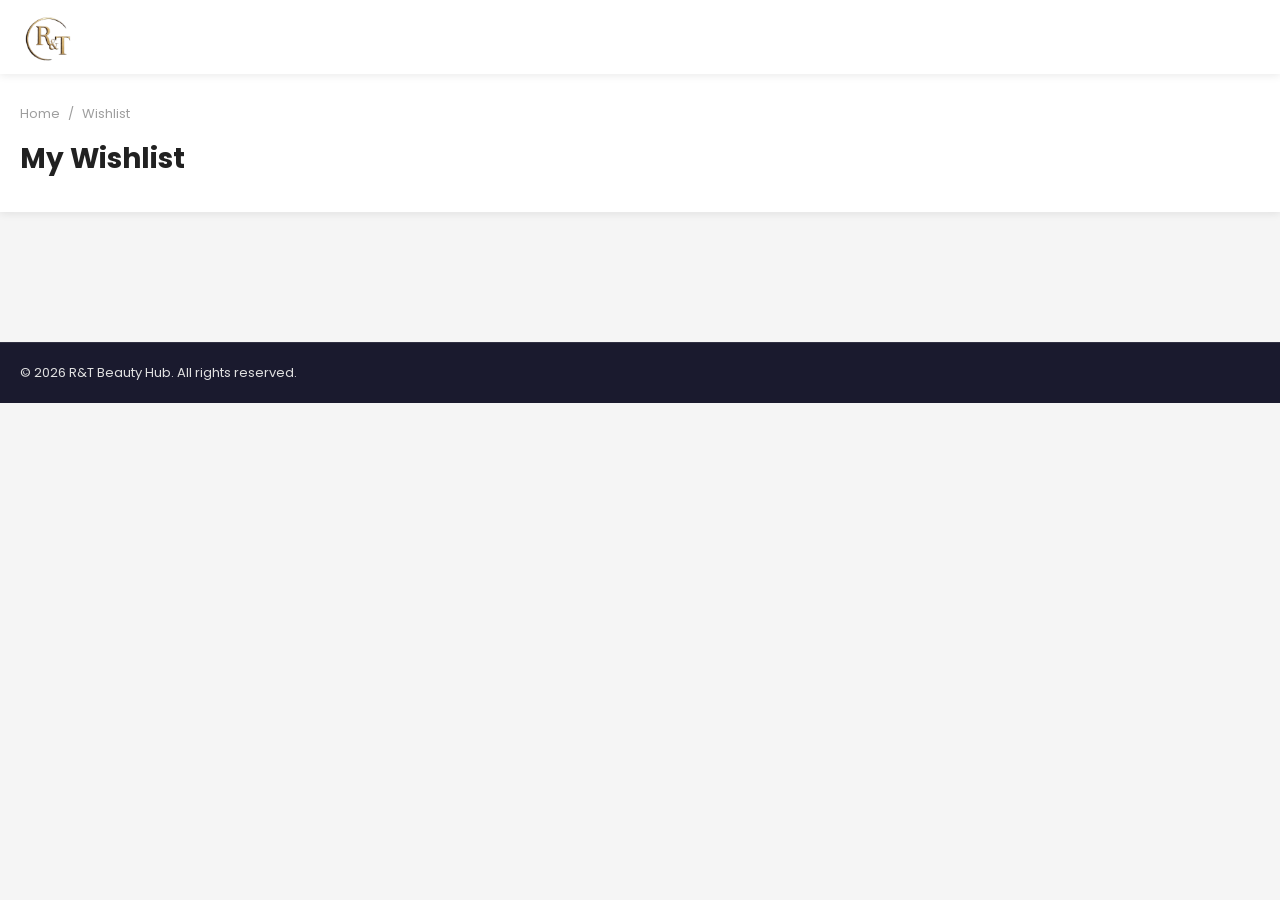
<file: R&B 1/rbbeautyhub/pages/wishlist.html>
<!DOCTYPE html>
<html lang="en">
<head>
<meta charset="utf-8">
<title>Wishlist | R&T Beauty Hub</title>
<meta name="viewport" content="width=device-width, initial-scale=1.0">
<link href="https://fonts.googleapis.com/css2?family=Poppins:wght@300;400;500;600;700&display=swap" rel="stylesheet">
<link rel="stylesheet" href="../css/style.css">
<link rel="stylesheet" href="../css/animations.css">
<link rel="icon" type="image/jpeg" href="../images/logo.png">
</head>
<body>

<header class="header">
  <div class="container header-inner">
    <a href="../index.html" class="logo">
      <img src="../images/logo.png" alt="R&T Beauty Hub" class="logo-img">
    </a>
  </div>
</header>

<div class="page-header">
  <div class="container">
    <div class="breadcrumb"><a href="../index.html">Home</a> <span>/</span> <span>Wishlist</span></div>
    <h1 class="page-title">My Wishlist</h1>
  </div>
</div>

<div class="container" style="padding:30px 0;">
  <div id="wishlistContent"></div>
</div>

<footer class="footer">
  <div class="footer-bottom">
    <div class="container"><div class="footer-bottom-inner"><p>&copy; 2026 R&T Beauty Hub. All rights reserved.</p></div></div>
  </div>
</footer>

<div class="toast" id="toast"></div>

<script src="../js/data.js"></script>
<script src="../js/app.js"></script>
<script src="../js/animations.js"></script>
<script>
function renderWishlist() {
  const container = document.getElementById('wishlistContent');
  if (wishlist.length === 0) {
    container.innerHTML = '<div class="empty-state"><div class="empty-state-icon">♡</div><h3>Your wishlist is empty</h3><p>Save your favorite items for later.</p><a href="products.html" class="btn btn-primary">Browse Products</a></div>';
    return;
  }

  const products = wishlist.map(id => getProductById(id)).filter(Boolean);
  container.innerHTML = `
    <div class="product-grid">
      ${products.map(p => {
        const discount = calculateDiscount(p.originalPrice, p.price);
        return `
          <div class="product-card">
            <div class="product-card-img">
              <a href="product.html?id=${p.id}"><img src="${p.image}" alt="${p.name}"></a>
            </div>
            <div class="product-card-body">
              <div class="product-card-cat">${p.category}</div>
              <a href="product.html?id=${p.id}" class="product-card-name">${p.name}</a>
              <div class="product-card-price">
                <span class="current-price">${formatPrice(p.price)}</span>
                <span class="original-price">${formatPrice(p.originalPrice)}</span>
                <span class="discount-pct">-${discount}%</span>
              </div>
            </div>
            <div class="product-card-footer" style="display:flex; gap:8px;">
              <button class="add-to-cart-btn" style="flex:1;" onclick="addToCart(${p.id})">Add to Cart</button>
              <button class="btn btn-outline btn-sm" onclick="removeFromWishlist(${p.id})">Remove</button>
            </div>
          </div>
        `;
      }).join('')}
    </div>
  `;
}

function removeFromWishlist(id) {
  const idx = wishlist.indexOf(id);
  if (idx > -1) {
    wishlist.splice(idx, 1);
    localStorage.setItem('rb_wishlist', JSON.stringify(wishlist));
    updateWishlistCount();
    renderWishlist();
    showToast('Removed from wishlist');
  }
}

renderWishlist();
</script>
</body>
</html>
</file>
<file: R&B 1/rbbeautyhub/css/style.css>
/* ===== RESET & VARIABLES ===== */
*, *::before, *::after {
  margin: 0;
  padding: 0;
  box-sizing: border-box;
}

:root {
  --primary: #FF6B00;
  --primary-dark: #E65100;
  --primary-light: #FFE0CC;
  --secondary: #9C27B0;
  --accent: #FF9800;
  --success: #4CAF50;
  --danger: #F44336;
  --dark: #1a1a2e;
  --gray-900: #212121;
  --gray-700: #616161;
  --gray-500: #9e9e9e;
  --gray-300: #e0e0e0;
  --gray-100: #f5f5f5;
  --white: #ffffff;
  --shadow: 0 2px 8px rgba(0,0,0,0.08);
  --shadow-lg: 0 4px 16px rgba(0,0,0,0.12);
  --radius: 8px;
  --radius-sm: 4px;
  --radius-lg: 12px;
  --transition: all 0.3s ease;
}

html {
  scroll-behavior: smooth;
}

body {
  font-family: 'Poppins', sans-serif;
  color: var(--gray-900);
  background: var(--gray-100);
  line-height: 1.6;
}

a {
  text-decoration: none;
  color: inherit;
  transition: var(--transition);
}

img {
  max-width: 100%;
  height: auto;
  display: block;
}

ul { list-style: none; }

.container {
  max-width: 1280px;
  margin: 0 auto;
  padding: 0 20px;
}

/* ===== BUTTONS ===== */
.btn {
  display: inline-flex;
  align-items: center;
  justify-content: center;
  gap: 8px;
  padding: 12px 28px;
  border: none;
  border-radius: var(--radius);
  font-family: 'Poppins', sans-serif;
  font-size: 14px;
  font-weight: 600;
  cursor: pointer;
  transition: var(--transition);
  text-align: center;
}

.btn-primary {
  background: var(--primary);
  color: var(--white);
}

.btn-primary:hover {
  background: var(--primary-dark);
  transform: translateY(-1px);
}

.btn-outline {
  background: transparent;
  border: 2px solid var(--primary);
  color: var(--primary);
}

.btn-outline:hover {
  background: var(--primary);
  color: var(--white);
}

.btn-white {
  background: var(--white);
  color: var(--primary);
}

.btn-white:hover {
  background: var(--gray-100);
  transform: translateY(-1px);
}

.btn-sm {
  padding: 8px 16px;
  font-size: 12px;
}

.btn-full {
  width: 100%;
}

.btn-danger {
  background: var(--danger);
  color: var(--white);
}

.btn-success {
  background: var(--success);
  color: var(--white);
}

/* ===== TOPBAR ===== */
.topbar {
  background: var(--dark);
  color: var(--white);
  font-size: 12px;
  padding: 8px 0;
}

.topbar-inner {
  display: flex;
  justify-content: space-between;
  align-items: center;
}

.topbar-left, .topbar-right {
  display: flex;
  align-items: center;
  gap: 12px;
}

.topbar a:hover {
  color: var(--primary-light);
}

.divider {
  color: var(--gray-700);
}

/* ===== HEADER ===== */
.header {
  background: var(--white);
  box-shadow: var(--shadow);
  position: sticky;
  top: 0;
  z-index: 1000;
  padding: 12px 0;
}

.header-inner {
  display: flex;
  align-items: center;
  gap: 20px;
}

.logo {
  display: flex;
  align-items: center;
  gap: 2px;
  font-size: 24px;
  font-weight: 700;
  white-space: nowrap;
}

.logo-img {
  height: 50px;
  width: auto;
  object-fit: contain;
  border-radius: 4px;
}

.logo-r { color: var(--primary); }
.logo-amp { color: var(--secondary); font-size: 18px; }
.logo-b { color: var(--primary); }
.logo-text { color: var(--gray-700); font-size: 14px; font-weight: 400; margin-left: 4px; }

/* Search */
.search-wrap {
  flex: 1;
  max-width: 600px;
}

.search-form {
  display: flex;
  border: 2px solid var(--gray-300);
  border-radius: 50px;
  overflow: hidden;
  transition: var(--transition);
}

.search-form:focus-within {
  border-color: var(--primary);
  box-shadow: 0 0 0 3px var(--primary-light);
}

.search-cat {
  border: none;
  background: var(--gray-100);
  padding: 10px 12px;
  font-family: 'Poppins', sans-serif;
  font-size: 12px;
  color: var(--gray-700);
  cursor: pointer;
  border-right: 1px solid var(--gray-300);
}

.search-input {
  flex: 1;
  border: none;
  outline: none;
  padding: 12px 16px;
  font-family: 'Poppins', sans-serif;
  font-size: 14px;
}

.search-btn {
  background: var(--primary);
  border: none;
  padding: 12px 20px;
  cursor: pointer;
  transition: var(--transition);
  display: flex;
  align-items: center;
}

.search-btn:hover {
  background: var(--primary-dark);
}

/* Header Actions */
.header-actions {
  display: flex;
  align-items: center;
  gap: 8px;
}

.header-action-link {
  display: flex;
  flex-direction: column;
  align-items: center;
  gap: 2px;
  padding: 8px 14px;
  border-radius: var(--radius);
  color: var(--gray-700);
  font-size: 11px;
  position: relative;
  transition: var(--transition);
}

.header-action-link:hover {
  background: var(--gray-100);
  color: var(--primary);
}

.cart-link {
  position: relative;
}

.badge {
  position: absolute;
  top: 2px;
  right: 6px;
  background: var(--primary);
  color: var(--white);
  font-size: 10px;
  font-weight: 700;
  padding: 2px 6px;
  border-radius: 50px;
  min-width: 18px;
  text-align: center;
}

/* User Dropdown */
.header-user {
  position: relative;
}

.user-dropdown {
  position: absolute;
  top: 100%;
  right: 0;
  background: var(--white);
  border-radius: var(--radius);
  box-shadow: var(--shadow-lg);
  min-width: 200px;
  padding: 8px;
  display: none;
  z-index: 100;
}

.header-user:hover .user-dropdown,
.user-dropdown.show {
  display: block;
}

.user-dropdown a {
  display: block;
  padding: 10px 16px;
  font-size: 13px;
  color: var(--gray-700);
  border-radius: var(--radius-sm);
}

.user-dropdown a:hover {
  background: var(--gray-100);
  color: var(--primary);
}

/* Mobile Menu */
.mobile-menu-btn {
  display: none;
  background: none;
  border: none;
  cursor: pointer;
  padding: 8px;
  color: var(--gray-700);
}

/* ===== CATEGORY NAV ===== */
.cat-nav {
  background: var(--white);
  border-bottom: 1px solid var(--gray-300);
}

.cat-nav-inner {
  display: flex;
  align-items: center;
  gap: 4px;
  padding: 8px 0;
  overflow-x: auto;
}

.cat-toggle {
  display: flex;
  align-items: center;
  gap: 6px;
  background: var(--primary);
  color: var(--white);
  border: none;
  padding: 10px 20px;
  border-radius: var(--radius);
  font-family: 'Poppins', sans-serif;
  font-size: 13px;
  font-weight: 600;
  cursor: pointer;
  white-space: nowrap;
  transition: var(--transition);
}

.cat-toggle:hover {
  background: var(--primary-dark);
}

.cat-links {
  display: flex;
  gap: 4px;
}

.cat-links a {
  padding: 10px 16px;
  font-size: 13px;
  font-weight: 500;
  color: var(--gray-700);
  border-radius: var(--radius);
  white-space: nowrap;
  transition: var(--transition);
}

.cat-links a:hover {
  background: var(--primary-light);
  color: var(--primary);
}

.cat-hot-deal {
  display: flex;
  align-items: center;
  gap: 4px;
  margin-left: auto;
  background: var(--accent);
  color: var(--white);
  padding: 10px 16px;
  border-radius: var(--radius);
  font-size: 13px;
  font-weight: 600;
  white-space: nowrap;
}

/* ===== HERO ===== */
.main-content {
  padding: 20px 0;
}

.hero-grid {
  display: grid;
  grid-template-columns: 230px 1fr 200px;
  gap: 16px;
}

/* Sidebar */
.sidebar-cats {
  background: var(--white);
  border-radius: var(--radius);
  overflow: hidden;
  box-shadow: var(--shadow);
}

.sidebar-cat {
  display: flex;
  align-items: center;
  gap: 10px;
  padding: 12px 16px;
  font-size: 13px;
  font-weight: 500;
  color: var(--gray-700);
  border-bottom: 1px solid var(--gray-100);
  transition: var(--transition);
}

.sidebar-cat:last-child {
  border-bottom: none;
}

.sidebar-cat:hover {
  background: var(--primary-light);
  color: var(--primary);
}

.cat-icon {
  font-size: 18px;
}

/* Hero Slider */
.hero-slider-wrap {
  position: relative;
  border-radius: var(--radius-lg);
  overflow: hidden;
}

.hero-slider {
  position: relative;
  height: 350px;
}

.slide {
  position: absolute;
  inset: 0;
  display: flex;
  align-items: center;
  justify-content: center;
  opacity: 0;
  transition: opacity 0.5s ease;
}

.slide.active {
  opacity: 1;
}

.slide-content {
  text-align: center;
  color: var(--white);
  padding: 40px;
}

.slide-content h2 {
  font-size: 36px;
  font-weight: 700;
  margin-bottom: 8px;
}

.slide-content p {
  font-size: 16px;
  margin-bottom: 20px;
  opacity: 0.9;
}

.slider-arrow {
  position: absolute;
  top: 50%;
  transform: translateY(-50%);
  width: 40px;
  height: 40px;
  background: rgba(255,255,255,0.9);
  border: none;
  border-radius: 50%;
  cursor: pointer;
  display: flex;
  align-items: center;
  justify-content: center;
  z-index: 10;
  transition: var(--transition);
}

.slider-arrow:hover {
  background: var(--white);
  transform: translateY(-50%) scale(1.1);
}

.slider-prev { left: 12px; }
.slider-next { right: 12px; }

.slider-dots {
  position: absolute;
  bottom: 16px;
  left: 50%;
  transform: translateX(-50%);
  display: flex;
  gap: 8px;
}

.slider-dots .dot {
  width: 10px;
  height: 10px;
  border-radius: 50%;
  background: rgba(255,255,255,0.5);
  cursor: pointer;
  transition: var(--transition);
}

.slider-dots .dot.active {
  background: var(--white);
  transform: scale(1.2);
}

/* Promo Cards */
.hero-promos {
  display: flex;
  flex-direction: column;
  gap: 16px;
}

.promo-card {
  flex: 1;
  border-radius: var(--radius-lg);
  padding: 20px;
  display: flex;
  flex-direction: column;
  justify-content: center;
  color: var(--white);
  transition: var(--transition);
}

.promo-card:hover {
  transform: translateY(-2px);
  box-shadow: var(--shadow-lg);
}

.promo-pink {
  background: linear-gradient(135deg, #FF6B00, #E65100);
}

.promo-purple {
  background: linear-gradient(135deg, #9C27B0, #6A1B9A);
}

.promo-label {
  font-size: 12px;
  font-weight: 600;
  opacity: 0.9;
  margin-bottom: 4px;
}

.promo-text {
  font-size: 18px;
  font-weight: 700;
}

/* ===== SECTIONS ===== */
.section {
  padding: 20px 0;
}

.section-header {
  display: flex;
  align-items: center;
  justify-content: space-between;
  padding: 14px 24px;
  border-radius: var(--radius) var(--radius) 0 0;
  margin-bottom: 16px;
}

.section-header h2 {
  font-size: 18px;
  font-weight: 600;
  color: var(--white);
}

.section-header-red { background: linear-gradient(135deg, #F44336, #C62828); }
.section-header-pink { background: linear-gradient(135deg, #FF6B00, #E65100); }
.section-header-purple { background: linear-gradient(135deg, #9C27B0, #6A1B9A); }
.section-header-teal { background: linear-gradient(135deg, #009688, #00695C); }

.section-title {
  display: flex;
  align-items: center;
  gap: 10px;
}

.section-title h2,
.section-header h2 {
  color: var(--white);
}

.countdown {
  color: var(--white);
  font-size: 14px;
}

.countdown span {
  font-weight: 700;
  background: rgba(255,255,255,0.2);
  padding: 4px 12px;
  border-radius: var(--radius-sm);
  margin-left: 6px;
}

.see-all {
  color: var(--white);
  font-size: 14px;
  font-weight: 600;
  opacity: 0.9;
}

.see-all:hover {
  opacity: 1;
  text-decoration: underline;
}

/* ===== PRODUCT GRID ===== */
.product-grid {
  display: grid;
  grid-template-columns: repeat(auto-fill, minmax(200px, 1fr));
  gap: 16px;
}

.product-card {
  background: var(--white);
  border-radius: var(--radius);
  overflow: hidden;
  box-shadow: var(--shadow);
  transition: var(--transition);
  position: relative;
}

.product-card:hover {
  transform: translateY(-4px);
  box-shadow: var(--shadow-lg);
}

.product-card-img {
  position: relative;
  padding-top: 100%;
  background: var(--gray-100);
  overflow: hidden;
}

.product-card-img img {
  position: absolute;
  inset: 0;
  width: 100%;
  height: 100%;
  object-fit: cover;
  transition: transform 0.5s ease;
}

.product-card:hover .product-card-img img {
  transform: scale(1.05);
}

.product-card-badges {
  position: absolute;
  top: 8px;
  left: 8px;
  display: flex;
  flex-direction: column;
  gap: 4px;
}

.product-badge {
  padding: 3px 8px;
  border-radius: var(--radius-sm);
  font-size: 10px;
  font-weight: 700;
  color: var(--white);
}

.badge-sale { background: var(--danger); }
.badge-new { background: var(--success); }
.badge-hot { background: var(--accent); }

.product-card-actions {
  position: absolute;
  top: 8px;
  right: 8px;
  display: flex;
  flex-direction: column;
  gap: 6px;
  opacity: 0;
  transform: translateX(10px);
  transition: var(--transition);
}

.product-card:hover .product-card-actions {
  opacity: 1;
  transform: translateX(0);
}

.product-action-btn {
  width: 32px;
  height: 32px;
  border-radius: 50%;
  background: var(--white);
  border: none;
  cursor: pointer;
  display: flex;
  align-items: center;
  justify-content: center;
  box-shadow: var(--shadow);
  transition: var(--transition);
}

.product-action-btn:hover {
  background: var(--primary);
  color: var(--white);
}

.product-card-body {
  padding: 12px;
}

.product-card-cat {
  font-size: 11px;
  color: var(--gray-500);
  text-transform: uppercase;
  margin-bottom: 4px;
}

.product-card-name {
  font-size: 13px;
  font-weight: 500;
  color: var(--gray-900);
  margin-bottom: 8px;
  display: -webkit-box;
  -webkit-line-clamp: 2;
  -webkit-box-orient: vertical;
  overflow: hidden;
  min-height: 40px;
}

.product-card-name:hover {
  color: var(--primary);
}

.product-card-rating {
  display: flex;
  align-items: center;
  gap: 4px;
  margin-bottom: 8px;
}

.stars {
  color: #FFC107;
  font-size: 12px;
}

.rating-count {
  font-size: 11px;
  color: var(--gray-500);
}

.product-card-price {
  display: flex;
  align-items: center;
  gap: 8px;
  margin-bottom: 8px;
}

.current-price {
  font-size: 16px;
  font-weight: 700;
  color: var(--primary);
}

.original-price {
  font-size: 13px;
  color: var(--gray-500);
  text-decoration: line-through;
}

.discount-pct {
  font-size: 11px;
  font-weight: 700;
  color: var(--success);
}

.product-card-footer {
  padding: 0 12px 12px;
}

.add-to-cart-btn {
  width: 100%;
  padding: 10px;
  background: var(--primary);
  color: var(--white);
  border: none;
  border-radius: var(--radius);
  font-family: 'Poppins', sans-serif;
  font-size: 13px;
  font-weight: 600;
  cursor: pointer;
  transition: var(--transition);
}

.add-to-cart-btn:hover {
  background: var(--primary-dark);
}

/* ===== CATEGORIES STRIP ===== */
.cat-strip-grid {
  display: grid;
  grid-template-columns: repeat(8, 1fr);
  gap: 12px;
}

.cat-strip-item {
  display: flex;
  flex-direction: column;
  align-items: center;
  gap: 8px;
  padding: 16px 8px;
  background: var(--white);
  border-radius: var(--radius);
  box-shadow: var(--shadow);
  transition: var(--transition);
}

.cat-strip-item:hover {
  transform: translateY(-2px);
  box-shadow: var(--shadow-lg);
}

.cat-strip-icon {
  width: 50px;
  height: 50px;
  border-radius: 50%;
  display: flex;
  align-items: center;
  justify-content: center;
  font-size: 24px;
}

.cat-strip-item span {
  font-size: 12px;
  font-weight: 500;
  text-align: center;
}

/* ===== DEALS BANNER ===== */
.deals-banner {
  background: linear-gradient(135deg, var(--primary), var(--secondary));
  border-radius: var(--radius-lg);
  padding: 60px 40px;
  text-align: center;
  color: var(--white);
}

.deals-badge {
  display: inline-block;
  background: var(--accent);
  color: var(--white);
  padding: 6px 16px;
  border-radius: 50px;
  font-size: 12px;
  font-weight: 700;
  margin-bottom: 12px;
}

.deals-banner h2 {
  font-size: 32px;
  font-weight: 700;
  margin-bottom: 8px;
}

.deals-banner p {
  font-size: 16px;
  opacity: 0.9;
  margin-bottom: 20px;
}

/* ===== BRANDS ===== */
.brands-grid {
  display: grid;
  grid-template-columns: repeat(6, 1fr);
  gap: 16px;
}

.brand-card {
  display: flex;
  align-items: center;
  justify-content: center;
  padding: 24px;
  background: var(--white);
  border-radius: var(--radius);
  font-size: 18px;
  font-weight: 700;
  color: var(--gray-700);
  box-shadow: var(--shadow);
  transition: var(--transition);
}

.brand-card:hover {
  color: var(--primary);
  box-shadow: var(--shadow-lg);
  transform: translateY(-2px);
}

/* ===== FOOTER ===== */
.footer {
  background: var(--dark);
  color: var(--gray-300);
  margin-top: 40px;
}

.footer-top {
  padding: 60px 0 40px;
}

.footer-grid {
  display: grid;
  grid-template-columns: 1.5fr 1fr 1fr 1fr 1.5fr;
  gap: 40px;
}

.footer-logo {
  margin-bottom: 16px;
}

.footer-logo .logo-img {
  height: 50px;
  width: auto;
  object-fit: contain;
  border-radius: 4px;
}

.footer-logo .logo-r,
.footer-logo .logo-b {
  color: var(--primary);
}

.footer-logo .logo-amp {
  color: var(--secondary);
}

.footer-logo .logo-text {
  color: var(--gray-300);
  font-size: 14px;
  font-weight: 400;
}

.footer-about p {
  font-size: 13px;
  line-height: 1.7;
  margin-bottom: 16px;
}

.footer-social {
  display: flex;
  gap: 8px;
}

.social-link {
  padding: 8px 16px;
  background: rgba(255,255,255,0.1);
  border-radius: var(--radius);
  font-size: 12px;
  transition: var(--transition);
}

.social-link:hover {
  background: var(--primary);
  color: var(--white);
}

.footer-col h4 {
  font-size: 14px;
  font-weight: 600;
  color: var(--white);
  margin-bottom: 16px;
}

.footer-col a {
  display: block;
  font-size: 13px;
  color: var(--gray-500);
  padding: 4px 0;
}

.footer-col a:hover {
  color: var(--primary-light);
}

.footer-newsletter p {
  font-size: 13px;
  margin-bottom: 16px;
}

.newsletter-form {
  display: flex;
  gap: 8px;
}

.newsletter-form input {
  flex: 1;
  padding: 12px 16px;
  border: none;
  border-radius: var(--radius);
  font-family: 'Poppins', sans-serif;
  font-size: 13px;
}

.footer-bottom {
  border-top: 1px solid rgba(255,255,255,0.1);
  padding: 20px 0;
}

.footer-bottom-inner {
  display: flex;
  justify-content: space-between;
  align-items: center;
}

.footer-bottom p {
  font-size: 13px;
}

.payment-methods {
  display: flex;
  gap: 12px;
}

.pay-icon {
  padding: 6px 12px;
  background: rgba(255,255,255,0.1);
  border-radius: var(--radius-sm);
  font-size: 11px;
  font-weight: 600;
}

/* ===== BACK TO TOP ===== */
.back-to-top {
  position: fixed;
  bottom: 30px;
  right: 30px;
  width: 48px;
  height: 48px;
  background: var(--primary);
  color: var(--white);
  border: none;
  border-radius: 50%;
  cursor: pointer;
  display: flex;
  align-items: center;
  justify-content: center;
  box-shadow: var(--shadow-lg);
  opacity: 0;
  visibility: hidden;
  transition: var(--transition);
  z-index: 999;
}

.back-to-top.visible {
  opacity: 1;
  visibility: visible;
}

.back-to-top:hover {
  background: var(--primary-dark);
  transform: translateY(-2px);
}

/* ===== TOAST ===== */
.toast {
  position: fixed;
  bottom: 30px;
  left: 50%;
  transform: translateX(-50%) translateY(100px);
  background: var(--dark);
  color: var(--white);
  padding: 14px 28px;
  border-radius: var(--radius);
  font-size: 14px;
  font-weight: 500;
  z-index: 9999;
  opacity: 0;
  transition: var(--transition);
}

.toast.show {
  transform: translateX(-50%) translateY(0);
  opacity: 1;
}

/* ===== PAGE STYLES ===== */
.page-header {
  background: var(--white);
  padding: 30px 0;
  margin-bottom: 30px;
  box-shadow: var(--shadow);
}

.breadcrumb {
  display: flex;
  gap: 8px;
  font-size: 13px;
  color: var(--gray-500);
  margin-bottom: 12px;
}

.breadcrumb a:hover {
  color: var(--primary);
}

.page-title {
  font-size: 28px;
  font-weight: 700;
}

/* Products Page Layout */
.products-layout {
  display: grid;
  grid-template-columns: 250px 1fr;
  gap: 24px;
  padding: 30px 0;
}

.filter-sidebar {
  background: var(--white);
  border-radius: var(--radius);
  padding: 20px;
  box-shadow: var(--shadow);
  height: fit-content;
  position: sticky;
  top: 100px;
}

.filter-group {
  margin-bottom: 24px;
}

.filter-group h4 {
  font-size: 14px;
  font-weight: 600;
  margin-bottom: 12px;
  padding-bottom: 8px;
  border-bottom: 1px solid var(--gray-300);
}

.filter-option {
  display: flex;
  align-items: center;
  gap: 8px;
  padding: 6px 0;
  font-size: 13px;
  cursor: pointer;
}

.filter-option input[type="checkbox"] {
  accent-color: var(--primary);
}

.filter-option:hover {
  color: var(--primary);
}

.price-range {
  display: flex;
  gap: 8px;
  align-items: center;
}

.price-range input {
  width: 100%;
  padding: 8px;
  border: 1px solid var(--gray-300);
  border-radius: var(--radius-sm);
  font-family: 'Poppins', sans-serif;
  font-size: 12px;
}

.products-content {
  display: flex;
  flex-direction: column;
  gap: 20px;
}

.products-toolbar {
  display: flex;
  justify-content: space-between;
  align-items: center;
  background: var(--white);
  padding: 12px 20px;
  border-radius: var(--radius);
  box-shadow: var(--shadow);
}

.results-count {
  font-size: 14px;
  color: var(--gray-700);
}

.sort-select {
  padding: 8px 16px;
  border: 1px solid var(--gray-300);
  border-radius: var(--radius);
  font-family: 'Poppins', sans-serif;
  font-size: 13px;
  cursor: pointer;
}

/* ===== AUTH PAGES ===== */
.auth-page {
  min-height: 80vh;
  display: flex;
  align-items: center;
  justify-content: center;
  padding: 40px 20px;
}

.auth-card {
  background: var(--white);
  border-radius: var(--radius-lg);
  box-shadow: var(--shadow-lg);
  width: 100%;
  max-width: 440px;
  padding: 40px;
}

.auth-card h2 {
  text-align: center;
  margin-bottom: 8px;
  font-size: 24px;
}

.auth-card .subtitle {
  text-align: center;
  color: var(--gray-500);
  font-size: 14px;
  margin-bottom: 24px;
}

.form-group {
  margin-bottom: 16px;
}

.form-group label {
  display: block;
  font-size: 13px;
  font-weight: 500;
  margin-bottom: 6px;
}

.form-group input,
.form-group select,
.form-group textarea {
  width: 100%;
  padding: 12px 16px;
  border: 1px solid var(--gray-300);
  border-radius: var(--radius);
  font-family: 'Poppins', sans-serif;
  font-size: 14px;
  transition: var(--transition);
}

.form-group input:focus,
.form-group select:focus,
.form-group textarea:focus {
  outline: none;
  border-color: var(--primary);
  box-shadow: 0 0 0 3px var(--primary-light);
}

.form-row {
  display: grid;
  grid-template-columns: 1fr 1fr;
  gap: 16px;
}

.auth-footer {
  text-align: center;
  margin-top: 20px;
  font-size: 13px;
  color: var(--gray-500);
}

.auth-footer a {
  color: var(--primary);
  font-weight: 600;
}

.auth-divider {
  display: flex;
  align-items: center;
  gap: 12px;
  margin: 20px 0;
  color: var(--gray-500);
  font-size: 12px;
}

.auth-divider::before,
.auth-divider::after {
  content: '';
  flex: 1;
  height: 1px;
  background: var(--gray-300);
}

/* ===== SOCIAL LOGIN BUTTONS ===== */
.social-login-buttons {
  display: flex;
  flex-direction: column;
  gap: 10px;
}

.social-btn {
  display: flex;
  align-items: center;
  justify-content: center;
  gap: 10px;
  width: 100%;
  padding: 11px 16px;
  border: 1px solid #ddd;
  border-radius: 8px;
  font-size: 14px;
  font-weight: 500;
  font-family: inherit;
  cursor: pointer;
  background: #fff;
  color: #333;
  transition: all 0.2s ease;
}

.social-btn:hover {
  border-color: #bbb;
  box-shadow: 0 2px 8px rgba(0,0,0,0.08);
  transform: translateY(-1px);
}

.google-btn:hover { border-color: #4285F4; }
.microsoft-btn:hover { border-color: #00A4EF; }
.yahoo-btn:hover { border-color: #6001D2; }

/* ===== CART PAGE ===== */
.cart-page {
  padding: 30px 0;
}

.cart-grid {
  display: grid;
  grid-template-columns: 1fr 380px;
  gap: 24px;
}

.cart-items {
  display: flex;
  flex-direction: column;
  gap: 16px;
}

.cart-item {
  display: grid;
  grid-template-columns: 100px 1fr auto;
  gap: 20px;
  background: var(--white);
  padding: 20px;
  border-radius: var(--radius);
  box-shadow: var(--shadow);
  align-items: center;
}

.cart-item-img {
  width: 100px;
  height: 100px;
  border-radius: var(--radius);
  overflow: hidden;
  background: var(--gray-100);
}

.cart-item-img img {
  width: 100%;
  height: 100%;
  object-fit: cover;
}

.cart-item-info h3 {
  font-size: 14px;
  font-weight: 500;
  margin-bottom: 4px;
}

.cart-item-info .item-price {
  font-size: 16px;
  font-weight: 700;
  color: var(--primary);
}

.qty-control {
  display: flex;
  align-items: center;
  gap: 8px;
  margin-top: 8px;
}

.qty-btn {
  width: 32px;
  height: 32px;
  border: 1px solid var(--gray-300);
  background: var(--white);
  border-radius: var(--radius-sm);
  cursor: pointer;
  font-size: 16px;
  display: flex;
  align-items: center;
  justify-content: center;
  transition: var(--transition);
}

.qty-btn:hover {
  border-color: var(--primary);
  color: var(--primary);
}

.qty-value {
  width: 40px;
  text-align: center;
  font-weight: 600;
}

.cart-item-remove {
  background: none;
  border: none;
  color: var(--gray-500);
  cursor: pointer;
  font-size: 12px;
  margin-top: 8px;
  transition: var(--transition);
}

.cart-item-remove:hover {
  color: var(--danger);
}

.cart-summary {
  background: var(--white);
  border-radius: var(--radius);
  padding: 24px;
  box-shadow: var(--shadow);
  height: fit-content;
  position: sticky;
  top: 100px;
}

.cart-summary h3 {
  font-size: 18px;
  margin-bottom: 20px;
  padding-bottom: 12px;
  border-bottom: 1px solid var(--gray-300);
}

.summary-row {
  display: flex;
  justify-content: space-between;
  margin-bottom: 12px;
  font-size: 14px;
}

.summary-row.total {
  font-size: 18px;
  font-weight: 700;
  padding-top: 12px;
  border-top: 1px solid var(--gray-300);
  margin-top: 12px;
}

.summary-row.total .amount {
  color: var(--primary);
}

/* ===== CHECKOUT ===== */
.checkout-grid {
  display: grid;
  grid-template-columns: 1fr 400px;
  gap: 24px;
  padding: 30px 0;
}

.checkout-section {
  background: var(--white);
  border-radius: var(--radius);
  padding: 24px;
  box-shadow: var(--shadow);
  margin-bottom: 20px;
}

.checkout-section h3 {
  font-size: 16px;
  margin-bottom: 16px;
  padding-bottom: 12px;
  border-bottom: 1px solid var(--gray-300);
}

.payment-options {
  display: flex;
  flex-direction: column;
  gap: 12px;
}

.payment-option {
  display: flex;
  align-items: center;
  gap: 12px;
  padding: 16px;
  border: 2px solid var(--gray-300);
  border-radius: var(--radius);
  cursor: pointer;
  transition: var(--transition);
}

.payment-option:hover,
.payment-option.selected {
  border-color: var(--primary);
  background: var(--primary-light);
}

.payment-option input[type="radio"] {
  accent-color: var(--primary);
}

/* ===== ORDER CONFIRMATION ===== */
.order-success {
  text-align: center;
  padding: 60px 20px;
  max-width: 500px;
  margin: 0 auto;
}

.success-icon {
  width: 80px;
  height: 80px;
  background: var(--success);
  color: var(--white);
  border-radius: 50%;
  display: flex;
  align-items: center;
  justify-content: center;
  margin: 0 auto 20px;
  font-size: 36px;
}

.order-success h2 {
  margin-bottom: 12px;
}

.order-success p {
  color: var(--gray-700);
  margin-bottom: 24px;
}

.order-number {
  background: var(--gray-100);
  padding: 12px 24px;
  border-radius: var(--radius);
  font-weight: 600;
  display: inline-block;
  margin-bottom: 24px;
}

/* ===== ADMIN DASHBOARD ===== */
.admin-layout {
  display: grid;
  grid-template-columns: 1fr;
  min-height: calc(100vh - 60px);
  gap: 20px;
}

@media (min-width: 768px) {
  .admin-layout {
    grid-template-columns: 250px 1fr;
  }
}

.admin-sidebar {
  background: var(--dark);
  padding: 24px 0;
}

.admin-sidebar-header {
  padding: 0 20px 20px;
  border-bottom: 1px solid rgba(255,255,255,0.1);
  margin-bottom: 20px;
}

.admin-sidebar-header h3 {
  color: var(--white);
  font-size: 16px;
}

.admin-nav a {
  display: flex;
  align-items: center;
  gap: 12px;
  padding: 12px 20px;
  color: var(--gray-500);
  font-size: 14px;
  transition: var(--transition);
}

.admin-nav a:hover,
.admin-nav a.active {
  background: rgba(255,255,255,0.1);
  color: var(--white);
}

.admin-nav a.active {
  border-left: 3px solid var(--primary);
}

.admin-main {
  padding: 30px;
  background: var(--gray-100);
}

.admin-stats {
  display: grid;
  grid-template-columns: 1fr;
  gap: 20px;
  margin-bottom: 30px;
}

@media (min-width: 768px) {
  .admin-stats {
    grid-template-columns: repeat(4, 1fr);
  }
}

.stat-card {
  background: var(--white);
  border-radius: var(--radius);
  padding: 24px;
  box-shadow: var(--shadow);
}

.stat-card h4 {
  font-size: 13px;
  color: var(--gray-500);
  margin-bottom: 8px;
}

.stat-card .stat-value {
  font-size: 28px;
  font-weight: 700;
  color: var(--gray-900);
}

.stat-card .stat-change {
  font-size: 12px;
  color: var(--success);
  margin-top: 4px;
}

.admin-card {
  background: var(--white);
  border-radius: var(--radius);
  box-shadow: var(--shadow);
  margin-bottom: 24px;
}

.admin-card-header {
  display: flex;
  justify-content: space-between;
  align-items: center;
  padding: 16px 24px;
  border-bottom: 1px solid var(--gray-300);
}

.admin-card-header h3 {
  font-size: 16px;
}

.admin-table {
  width: 100%;
  border-collapse: collapse;
  overflow-x: auto;
}

@media (max-width: 768px) {
  .admin-table thead {
    display: none;
  }
  .admin-table tr {
    display: block;
    margin-bottom: 12px;
  }
  .admin-table td {
    border: none;
    border-bottom: 1px solid var(--gray-100);
    position: relative;
    padding-left: 50%;
  }
  .admin-table td::before {
    content: attr(data-label);
    position: absolute;
    left: 12px;
    width: 50%;
    font-weight: 600;
    color: var(--gray-700);
    white-space: nowrap;
  }
}

.admin-table th,
.admin-table td {
  padding: 12px 16px;
  text-align: left;
  font-size: 13px;
  border-bottom: 1px solid var(--gray-100);
}

.admin-table th {
  font-weight: 600;
  color: var(--gray-700);
  background: var(--gray-100);
}

.admin-table tr:hover {
  background: var(--gray-100);
}

.status-badge {
  padding: 4px 10px;
  border-radius: 50px;
  font-size: 11px;
  font-weight: 600;
}

.status-pending { background: #FFF3E0; color: #E65100; }
.status-processing { background: #E3F2FD; color: #1565C0; }
.status-shipped { background: #E8F5E9; color: #2E7D32; }
.status-delivered { background: #E8F5E9; color: #2E7D32; }
.status-cancelled { background: #FFEBEE; color: #C62828; }

/* ===== EMPTY STATE ===== */
.empty-state {
  text-align: center;
  padding: 60px 20px;
}

.empty-state-icon {
  font-size: 64px;
  margin-bottom: 16px;
}

.empty-state h3 {
  margin-bottom: 8px;
}

.empty-state p {
  color: var(--gray-500);
  margin-bottom: 20px;
}

/* ===== RESPONSIVE ===== */
@media (max-width: 1024px) {
  .hero-grid {
    grid-template-columns: 1fr;
  }
  
  .hero-sidebar {
    display: none;
  }
  
  .hero-promos {
    flex-direction: row;
  }
  
  .footer-grid {
    grid-template-columns: repeat(2, 1fr);
  }
  
  .products-layout {
    grid-template-columns: 1fr;
  }
  
  .filter-sidebar {
    position: static;
  }
  
  .cart-grid,
  .checkout-grid {
    grid-template-columns: 1fr;
  }
  
  .admin-layout {
    grid-template-columns: 1fr;
  }
  
  .admin-sidebar {
    display: none;
  }
  
  .admin-stats {
    grid-template-columns: repeat(2, 1fr);
  }
}

@media (max-width: 768px) {
  .topbar-inner {
    flex-direction: column;
    gap: 4px;
  }
  
  .header-inner {
    flex-wrap: wrap;
  }
  
  .search-wrap {
    order: 3;
    max-width: 100%;
    width: 100%;
  }
  
  .search-cat {
    display: none;
  }
  
  .cat-links {
    display: none;
  }
  
  .cat-nav-inner {
    justify-content: space-between;
  }
  
  .hero-slider {
    height: 250px;
  }
  
  .slide-content h2 {
    font-size: 24px;
  }
  
  .cat-strip-grid {
    grid-template-columns: repeat(4, 1fr);
  }
  
  .product-grid {
    grid-template-columns: repeat(2, 1fr);
    gap: 12px;
  }
  
  .brands-grid {
    grid-template-columns: repeat(3, 1fr);
  }
  
  .footer-grid {
    grid-template-columns: 1fr;
    gap: 24px;
  }
  
  .footer-bottom-inner {
    flex-direction: column;
    gap: 12px;
  }
  
  .hero-promos {
    display: none;
  }
  
  .mobile-menu-btn {
    display: block;
  }
}

@media (max-width: 480px) {
  .product-grid {
    grid-template-columns: repeat(2, 1fr);
  }
  
  .cat-strip-grid {
    grid-template-columns: repeat(4, 1fr);
  }
  
  .deals-banner {
    padding: 40px 20px;
  }
  
  .deals-banner h2 {
    font-size: 22px;
  }
}

/* ===== ANNOUNCEMENT BAR ===== */
.announcement-bar {
  background: linear-gradient(90deg, var(--primary), var(--secondary));
  color: var(--white);
  padding: 8px 0;
  text-align: center;
  font-size: 13px;
  font-weight: 500;
}

.announcement-inner {
  overflow: hidden;
  white-space: nowrap;
}

.announcement-text {
  transition: opacity 0.3s ease;
  display: inline-block;
}

/* ===== BANK TRANSFER BOX ===== */
.bank-transfer-box {
  background: linear-gradient(135deg, #fff3e0, #ffe0cc);
  border: 2px solid var(--primary);
  border-radius: 12px;
  padding: 20px;
}
.bank-detail-item {
  display: flex;
  justify-content: space-between;
  align-items: center;
  padding: 10px 0;
  border-bottom: 1px solid rgba(255,107,0,0.15);
}
.bank-detail-item:last-of-type { border-bottom: none; }
.bank-label {
  font-size: 13px;
  color: #666;
}
.bank-value {
  font-size: 15px;
  font-weight: 600;
  color: #1a1a2e;
}
.bank-total-box {
  background: var(--dark);
  color: #fff;
  padding: 16px;
  border-radius: 8px;
  display: flex;
  justify-content: space-between;
  align-items: center;
  font-size: 18px;
  font-weight: 700;
  margin-top: 12px;
}
.bank-total-box span:last-child {
  color: var(--primary);
}

/* ===== CART SIDEBAR (WOW-FOOD STYLE) ===== */
.cart-overlay {
  position: fixed;
  top: 0; left: 0;
  width: 100%; height: 100%;
  background: rgba(0,0,0,0.5);
  z-index: 2000;
  opacity: 0;
  visibility: hidden;
  transition: all 0.3s ease;
}
.cart-overlay.active {
  opacity: 1;
  visibility: visible;
}

.cart-sidebar {
  position: fixed;
  top: 0; right: -400px;
  width: 380px;
  max-width: 100%;
  height: 100%;
  background: #fff;
  z-index: 2001;
  display: flex;
  flex-direction: column;
  box-shadow: -4px 0 20px rgba(0,0,0,0.15);
  transition: right 0.3s ease;
}
.cart-sidebar.active {
  right: 0;
}
@media (max-width: 480px) {
  .cart-sidebar { width: 100%; right: -100%; }
  .cart-sidebar.active { right: 0; }
}

.cart-sidebar-header {
  display: flex;
  justify-content: space-between;
  align-items: center;
  padding: 16px 20px;
  border-bottom: 1px solid #eee;
}
.cart-sidebar-header h3 {
  font-size: 16px;
  font-weight: 600;
}
.cart-close-btn {
  background: none;
  border: none;
  font-size: 18px;
  cursor: pointer;
  color: #666;
  padding: 4px 8px;
}
.cart-close-btn:hover { color: #333; }

.cart-sidebar-items {
  flex: 1;
  overflow-y: auto;
  padding: 12px 20px;
}

.empty-cart {
  text-align: center;
  padding: 40px 0;
  color: #999;
}

.cart-item {
  display: flex;
  gap: 12px;
  padding: 12px 0;
  border-bottom: 1px solid #f0f0f0;
  align-items: center;
}
.cart-item-img {
  width: 60px;
  height: 60px;
  border-radius: 8px;
  object-fit: cover;
  flex-shrink: 0;
}
.cart-item-info {
  flex: 1;
}
.cart-item-name {
  font-size: 13px;
  font-weight: 600;
  margin-bottom: 4px;
  line-height: 1.3;
}
.cart-item-price {
  font-size: 14px;
  font-weight: 700;
  color: var(--primary);
}
.cart-item-qty {
  display: flex;
  align-items: center;
  gap: 8px;
  margin-top: 6px;
}
.cart-item-qty button {
  width: 26px;
  height: 26px;
  border-radius: 50%;
  border: 1px solid var(--gray-300);
  background: #fff;
  cursor: pointer;
  font-size: 14px;
  font-weight: 700;
  display: flex;
  align-items: center;
  justify-content: center;
  transition: all 0.2s;
}
.cart-item-qty button:hover {
  border-color: var(--primary);
  color: var(--primary);
}
.cart-item-qty span {
  font-size: 14px;
  font-weight: 600;
  min-width: 20px;
  text-align: center;
}
.cart-item-remove {
  background: none;
  border: none;
  color: #F44336;
  cursor: pointer;
  font-size: 16px;
  padding: 4px;
}

.cart-sidebar-footer {
  padding: 16px 20px;
  border-top: 2px solid #eee;
}
.cart-sidebar-total {
  display: flex;
  justify-content: space-between;
  font-size: 18px;
  font-weight: 700;
  margin-bottom: 12px;
}

/* ===== MINI CART POPUP ===== */
.mini-cart-popup {
  position: fixed;
  bottom: 24px;
  right: 24px;
  width: 56px;
  height: 56px;
  background: linear-gradient(135deg, var(--primary), var(--primary-dark));
  border-radius: 50%;
  display: flex;
  align-items: center;
  justify-content: center;
  cursor: pointer;
  box-shadow: 0 4px 16px rgba(255,107,0,0.4);
  z-index: 1999;
  animation: bounce-in 0.4s ease-out;
}
.mini-cart-icon { font-size: 24px; }
.mini-cart-count {
  position: absolute;
  top: -4px;
  right: -4px;
  background: #4CAF50;
  color: #fff;
  font-size: 11px;
  font-weight: 700;
  width: 22px;
  height: 22px;
  border-radius: 50%;
  display: flex;
  align-items: center;
  justify-content: center;
}

/* ===== CHECKOUT MODAL ===== */
.checkout-modal-overlay {
  position: fixed;
  top: 0; left: 0;
  width: 100%; height: 100%;
  background: rgba(0,0,0,0.6);
  z-index: 3000;
  display: flex;
  align-items: center;
  justify-content: center;
  padding: 20px;
}
.checkout-modal {
  background: #fff;
  border-radius: 12px;
  width: 100%;
  max-width: 480px;
  max-height: 90vh;
  overflow-y: auto;
  padding: 32px;
  position: relative;
}
.checkout-close {
  position: absolute;
  top: 12px; right: 12px;
  background: none;
  border: none;
  font-size: 20px;
  cursor: pointer;
  color: #999;
  padding: 4px 8px;
}
.checkout-close:hover { color: #333; }
.checkout-modal h2 {
  font-size: 20px;
  font-weight: 700;
  margin-bottom: 4px;
}
.checkout-summary-box {
  background: var(--gray-100);
  border-radius: 8px;
  padding: 16px;
  margin-top: 16px;
}
.checkout-summary-box .summary-item {
  display: flex;
  justify-content: space-between;
  font-size: 13px;
  padding: 4px 0;
}
.checkout-summary-box .summary-total {
  display: flex;
  justify-content: space-between;
  font-size: 16px;
  font-weight: 700;
  border-top: 1px solid #ddd;
  margin-top: 8px;
  padding-top: 8px;
}
.order-success-content {
  text-align: center;
}
.success-icon {
  font-size: 60px;
  margin-bottom: 12px;
}
.order-id-box {
  background: var(--gray-100);
  border: 2px dashed #ddd;
  border-radius: 8px;
  padding: 12px;
  font-family: monospace;
  font-size: 16px;
  font-weight: 600;
  margin: 16px 0;
}
.countdown-bar {
  height: 4px;
  background: #eee;
  border-radius: 2px;
  overflow: hidden;
}
.countdown-fill {
  height: 100%;
  background: linear-gradient(90deg, #4CAF50, #8BC34A);
  width: 100%;
  animation: countdown-shrink 8s linear forwards;
}
@keyframes countdown-shrink {
  from { width: 100%; }
  to { width: 0%; }
}

/* ===== REMOVE OLD CART PAGE STYLES ===== */
/* Cart page styles removed - using sidebar cart instead */
</file>
<file: R&B 1/rbbeautyhub/css/animations.css>
/* ===== R&T BEAUTY HUB - ANIMATIONS ===== */
/* Premium animation system for luxury e-commerce feel */

/* ===== SCROLL PROGRESS BAR ===== */
.scroll-progress {
  position: fixed;
  top: 0;
  left: 0;
  height: 3px;
  background: linear-gradient(90deg, #FF6B00, #9C27B0, #FF9800);
  z-index: 10000;
  transition: width 0.15s ease-out;
  width: 0%;
}

/* ===== CUSTOM CURSOR ===== */
@media (pointer: fine) {
  .cursor-dot {
    position: fixed;
    width: 8px;
    height: 8px;
    background: #FF6B00;
    border-radius: 50%;
    pointer-events: none;
    z-index: 99999;
    transition: transform 0.15s ease-out, background 0.2s;
    transform: translate(-50%, -50%);
  }

  .cursor-ring {
    position: fixed;
    width: 32px;
    height: 32px;
    border: 2px solid rgba(233, 30, 99, 0.5);
    border-radius: 50%;
    pointer-events: none;
    z-index: 99998;
    transition: transform 0.3s ease-out, width 0.3s ease, height 0.3s ease, border-color 0.3s;
    transform: translate(-50%, -50%);
  }

  .cursor-dot.hover {
    transform: translate(-50%, -50%) scale(2);
    background: #fff;
  }

  .cursor-ring.hover {
    width: 40px;
    height: 40px;
    border-color: rgba(255, 255, 255, 0.7);
  }

  .cursor-dot.click {
    transform: translate(-50%, -50%) scale(0.5);
  }
}

@media (pointer: coarse) {
  .cursor-dot, .cursor-ring { display: none !important; }
  body { cursor: auto; }
}

/* ===== KEYFRAME ANIMATIONS ===== */
@keyframes fadeIn {
  from { opacity: 0; }
  to { opacity: 1; }
}

@keyframes fadeOut {
  from { opacity: 1; }
  to { opacity: 0; }
}

@keyframes fadeInUp {
  from { opacity: 0; transform: translateY(30px); }
  to { opacity: 1; transform: translateY(0); }
}

@keyframes fadeInDown {
  from { opacity: 0; transform: translateY(-20px); }
  to { opacity: 1; transform: translateY(0); }
}

@keyframes fadeInLeft {
  from { opacity: 0; transform: translateX(-30px); }
  to { opacity: 1; transform: translateX(0); }
}

@keyframes fadeInRight {
  from { opacity: 0; transform: translateX(30px); }
  to { opacity: 1; transform: translateX(0); }
}

@keyframes slideIn {
  from { opacity: 0; transform: translateX(-20px); }
  to { opacity: 1; transform: translateX(0); }
}

@keyframes slideUp {
  from { opacity: 0; transform: translateY(20px); }
  to { opacity: 1; transform: translateY(0); }
}

@keyframes slideDown {
  from { opacity: 0; transform: translateY(-100%); }
  to { opacity: 1; transform: translateY(0); }
}

@keyframes scaleIn {
  from { opacity: 0; transform: scale(0.9); }
  to { opacity: 1; transform: scale(1); }
}

@keyframes scaleOut {
  from { opacity: 1; transform: scale(1); }
  to { opacity: 0; transform: scale(0.9); }
}

@keyframes zoomIn {
  from { opacity: 0; transform: scale(0.5); }
  to { opacity: 1; transform: scale(1); }
}

@keyframes shimmer {
  0% { background-position: -200% 0; }
  100% { background-position: 200% 0; }
}

@keyframes float {
  0%, 100% { transform: translateY(0); }
  50% { transform: translateY(-10px); }
}

@keyframes pulse-plum {
  0%, 100% { box-shadow: 0 0 0 0 rgba(233, 30, 99, 0.4); }
  50% { box-shadow: 0 0 0 12px rgba(233, 30, 99, 0); }
}

@keyframes spin-slow {
  from { transform: rotate(0deg); }
  to { transform: rotate(360deg); }
}

@keyframes glow {
  0%, 100% { filter: brightness(1); }
  50% { filter: brightness(1.1); }
}

@keyframes marquee {
  0% { transform: translateX(0); }
  100% { transform: translateX(-50%); }
}

@keyframes gradient-shift {
  0% { background-position: 0% 50%; }
  50% { background-position: 100% 50%; }
  100% { background-position: 0% 50%; }
}

@keyframes bounce-in {
  0% { transform: scale(0.3); opacity: 0; }
  50% { transform: scale(1.05); }
  70% { transform: scale(0.9); }
  100% { transform: scale(1); opacity: 1; }
}

@keyframes ripple {
  0% { transform: scale(0); opacity: 1; }
  100% { transform: scale(4); opacity: 0; }
}

@keyframes tilt {
  0%, 100% { transform: perspective(1000px) rotateX(0deg); }
  50% { transform: perspective(1000px) rotateX(-2deg); }
}

@keyframes typewriter {
  from { width: 0; }
  to { width: 100%; }
}

@keyframes blink {
  0%, 100% { border-color: #FF6B00; }
  50% { border-color: transparent; }
}

@keyframes star-twinkle {
  0%, 100% { opacity: 1; transform: scale(1); }
  50% { opacity: 0.7; transform: scale(0.95); }
}

@keyframes slideInRight {
  from { transform: translateX(100%); opacity: 0; }
  to { transform: translateX(0); opacity: 1; }
}

@keyframes scaleBounce {
  0% { transform: scale(1); }
  30% { transform: scale(1.35); }
  50% { transform: scale(0.9); }
  70% { transform: scale(1.1); }
  100% { transform: scale(1); }
}

@keyframes particleFly {
  0% { transform: translate(0, 0) scale(1); opacity: 1; }
  100% { transform: translate(var(--tx, 50px), var(--ty, -50px)) scale(0); opacity: 0; }
}

@keyframes tagIn {
  from { transform: scale(0.8); opacity: 0; }
  to { transform: scale(1); opacity: 1; }
}

@keyframes tagOut {
  from { transform: scale(1); opacity: 1; }
  to { transform: scale(0.8); opacity: 0; }
}

@keyframes sortDropdownIn {
  from { transform: scaleY(0.9) translateY(-4px); opacity: 0; }
  to { transform: scaleY(1) translateY(0); opacity: 1; }
}

@keyframes paginationGlow {
  0%, 100% { box-shadow: 0 0 0 0 rgba(233, 30, 99, 0); }
  50% { box-shadow: 0 0 12px 2px rgba(233, 30, 99, 0.3); }
}

@keyframes countPop {
  0%, 100% { transform: scale(1); }
  50% { transform: scale(1.2); }
}

@keyframes imageCrossfade {
  0% { opacity: 1; }
  50% { opacity: 0; }
  100% { opacity: 1; }
}

@keyframes thumbGlow {
  0%, 100% { box-shadow: 0 0 0 0 rgba(233, 30, 99, 0); }
  50% { box-shadow: 0 0 16px 4px rgba(233, 30, 99, 0.4); }
}

@keyframes priceGlow {
  0%, 100% { text-shadow: 0 0 0 rgba(233, 30, 99, 0); }
  50% { text-shadow: 0 0 12px rgba(233, 30, 99, 0.3); }
}

@keyframes stockPulse {
  0%, 100% { opacity: 1; }
  50% { opacity: 0.6; }
}

@keyframes quantityPop {
  0%, 100% { transform: scale(1); }
  50% { transform: scale(1.15); }
}

@keyframes checkBounce {
  0% { transform: scale(0); }
  50% { transform: scale(1.2); }
  100% { transform: scale(1); }
}

@keyframes underlineSlide {
  from { transform: scaleX(0); }
  to { transform: scaleX(1); }
}

@keyframes tabFadeIn {
  from { transform: translateY(12px); opacity: 0; }
  to { transform: translateY(0); opacity: 1; }
}

@keyframes reviewCardIn {
  from { transform: translateY(16px); opacity: 0; }
  to { transform: translateY(0); opacity: 1; }
}

@keyframes reviewFormSlide {
  from { max-height: 0; opacity: 0; }
  to { max-height: 500px; opacity: 1; }
}

@keyframes lightboxIn {
  from { transform: scale(0.9); opacity: 0; }
  to { transform: scale(1); opacity: 1; }
}

@keyframes navBtnPulse {
  0%, 100% { opacity: 0.7; }
  50% { opacity: 1; }
}

@keyframes iconFloat {
  0%, 100% { transform: translateY(0); }
  50% { transform: translateY(-3px); }
}

@keyframes subtlePulse {
  0%, 100% { opacity: 1; }
  50% { opacity: 0.8; }
}

/* ===== ANIMATION UTILITY CLASSES ===== */
.anim-fade-in { animation: fadeIn 0.5s ease-out forwards; }
.anim-fade-in-up { animation: fadeInUp 0.5s ease-out forwards; }
.anim-fade-in-down { animation: fadeInDown 0.5s ease-out forwards; }
.anim-fade-in-left { animation: fadeInLeft 0.5s ease-out forwards; }
.anim-fade-in-right { animation: fadeInRight 0.5s ease-out forwards; }
.anim-slide-in { animation: slideIn 0.5s ease-out forwards; }
.anim-slide-up { animation: slideUp 0.5s ease-out forwards; }
.anim-scale-in { animation: scaleIn 0.4s ease-out forwards; }
.anim-zoom-in { animation: zoomIn 0.4s ease-out forwards; }
.anim-bounce-in { animation: bounce-in 0.6s ease-out forwards; }

/* ===== SCROLL REVEAL ===== */
.scroll-reveal {
  opacity: 1;
  transform: translateY(0);
  transition: opacity 0.6s ease-out, transform 0.6s ease-out;
}

.scroll-reveal-left {
  opacity: 0;
  transform: translateX(-30px);
  transition: opacity 0.6s ease-out, transform 0.6s ease-out;
}

.scroll-reveal-left.revealed {
  opacity: 1;
  transform: translateX(0);
}

.scroll-reveal-right {
  opacity: 0;
  transform: translateX(30px);
  transition: opacity 0.6s ease-out, transform 0.6s ease-out;
}

.scroll-reveal-right.revealed {
  opacity: 1;
  transform: translateX(0);
}

.scroll-reveal-scale {
  opacity: 0;
  transform: scale(0.9);
  transition: opacity 0.6s ease-out, transform 0.6s ease-out;
}

.scroll-reveal-scale.revealed {
  opacity: 1;
  transform: scale(1);
}

/* Stagger delays */
.delay-1 { transition-delay: 0.1s; }
.delay-2 { transition-delay: 0.2s; }
.delay-3 { transition-delay: 0.3s; }
.delay-4 { transition-delay: 0.4s; }
.delay-5 { transition-delay: 0.5s; }
.delay-6 { transition-delay: 0.6s; }

/* ===== FLOATING ELEMENTS ===== */
.float {
  animation: float 3s ease-in-out infinite;
}

.float-slow {
  animation: float 5s ease-in-out infinite;
}

.float-fast {
  animation: float 2s ease-in-out infinite;
}

/* ===== GLOW EFFECTS ===== */
.glow {
  animation: glow 2s ease-in-out infinite;
}

.pulse {
  animation: pulse-plum 2s ease-in-out infinite;
}

/* ===== SHIMMER LOADING ===== */
.shimmer {
  background: linear-gradient(90deg, #f0f0f0 25%, #e0e0e0 50%, #f0f0f0 75%);
  background-size: 200% 100%;
  animation: shimmer 1.5s infinite;
}

/* ===== GRADIENT TEXT ===== */
.gradient-text {
  background: linear-gradient(135deg, #FF6B00, #9C27B0, #FF9800);
  background-size: 200% 200%;
  -webkit-background-clip: text;
  -webkit-text-fill-color: transparent;
  background-clip: text;
  animation: gradient-shift 3s ease infinite;
}

/* ===== RIPPLE EFFECT ===== */
.ripple {
  position: relative;
  overflow: hidden;
}

.ripple::after {
  content: '';
  position: absolute;
  width: 100%;
  height: 100%;
  top: 0;
  left: 0;
  pointer-events: none;
  background-image: radial-gradient(circle, rgba(233, 30, 99, 0.3) 10%, transparent 10.01%);
  background-repeat: no-repeat;
  background-position: 50%;
  transform: scale(10, 10);
  opacity: 0;
  transition: transform 0.5s, opacity 0.5s;
}

.ripple:active::after {
  transform: scale(0, 0);
  opacity: 0.3;
  transition: 0s;
}

/* ===== MARQUEE ===== */
.marquee-container {
  overflow: hidden;
  white-space: nowrap;
}

.marquee-content {
  display: inline-block;
  animation: marquee 20s linear infinite;
}

/* ===== TILT EFFECT ===== */
.tilt {
  transition: transform 0.1s ease;
  transform-style: preserve-3d;
}

.tilt:active {
  transition: transform 0.05s ease;
}

/* ===== TYPEWRITER ===== */
.typewriter {
  overflow: hidden;
  border-right: 3px solid #FF6B00;
  white-space: nowrap;
  animation: typewriter 2s steps(40) forwards, blink 0.75s step-end infinite;
  width: 0;
}

/* ===== PARTICLE CONTAINER ===== */
.particle-container {
  position: fixed;
  top: 0;
  left: 0;
  width: 100%;
  height: 100%;
  pointer-events: none;
  z-index: 0;
  overflow: hidden;
}

.particle {
  position: absolute;
  width: 4px;
  height: 4px;
  background: rgba(233, 30, 99, 0.3);
  border-radius: 50%;
}

.particle-line {
  position: absolute;
  background: rgba(233, 30, 99, 0.1);
  transform-origin: 0 0;
}

/* ===== CARD HOVER EFFECTS ===== */
.card-3d {
  transition: transform 0.4s cubic-bezier(0.4, 0, 0.2, 1);
  transform-style: preserve-3d;
}

.card-3d:hover {
  transform: translateY(-4px);
}

/* ===== IMAGE ZOOM ON HOVER ===== */
.img-zoom {
  overflow: hidden;
}

.img-zoom img {
  transition: transform 0.7s cubic-bezier(0.4, 0, 0.2, 1);
}

.img-zoom:hover img {
  transform: scale(1.08);
}

/* ===== BACK TO TOP ===== */
.back-to-top-animated {
  opacity: 0;
  visibility: hidden;
  transform: translateY(20px);
  transition: all 0.3s ease;
}

.back-to-top-animated.visible {
  opacity: 1;
  visibility: visible;
  transform: translateY(0);
}

/* ===== ANNOUNCEMENT BAR ===== */
.announcement-text {
  transition: opacity 0.3s ease;
}

/* ===== BADGE BOUNCE ===== */
.badge-bounce {
  animation: bounce-in 0.4s ease-out;
}

/* ===== WISHLIST HEART ===== */
.wishlist-active {
  animation: scaleBounce 0.5s ease-out;
}

/* ===== CART ADDED CHECK ===== */
.cart-check {
  animation: checkBounce 0.4s ease-out;
}

/* ===== REDUCED MOTION ===== */
@media (prefers-reduced-motion: reduce) {
  *, *::before, *::after {
    animation-duration: 0.01ms !important;
    animation-iteration-count: 1 !important;
    transition-duration: 0.01ms !important;
    scroll-behavior: auto !important;
  }

  .scroll-reveal,
  .scroll-reveal-left,
  .scroll-reveal-right,
  .scroll-reveal-scale {
    opacity: 1;
    transform: none;
  }

  .typewriter {
    width: auto;
    border-right: none;
  }

  .marquee-content {
    animation: none;
  }
}
</file>
